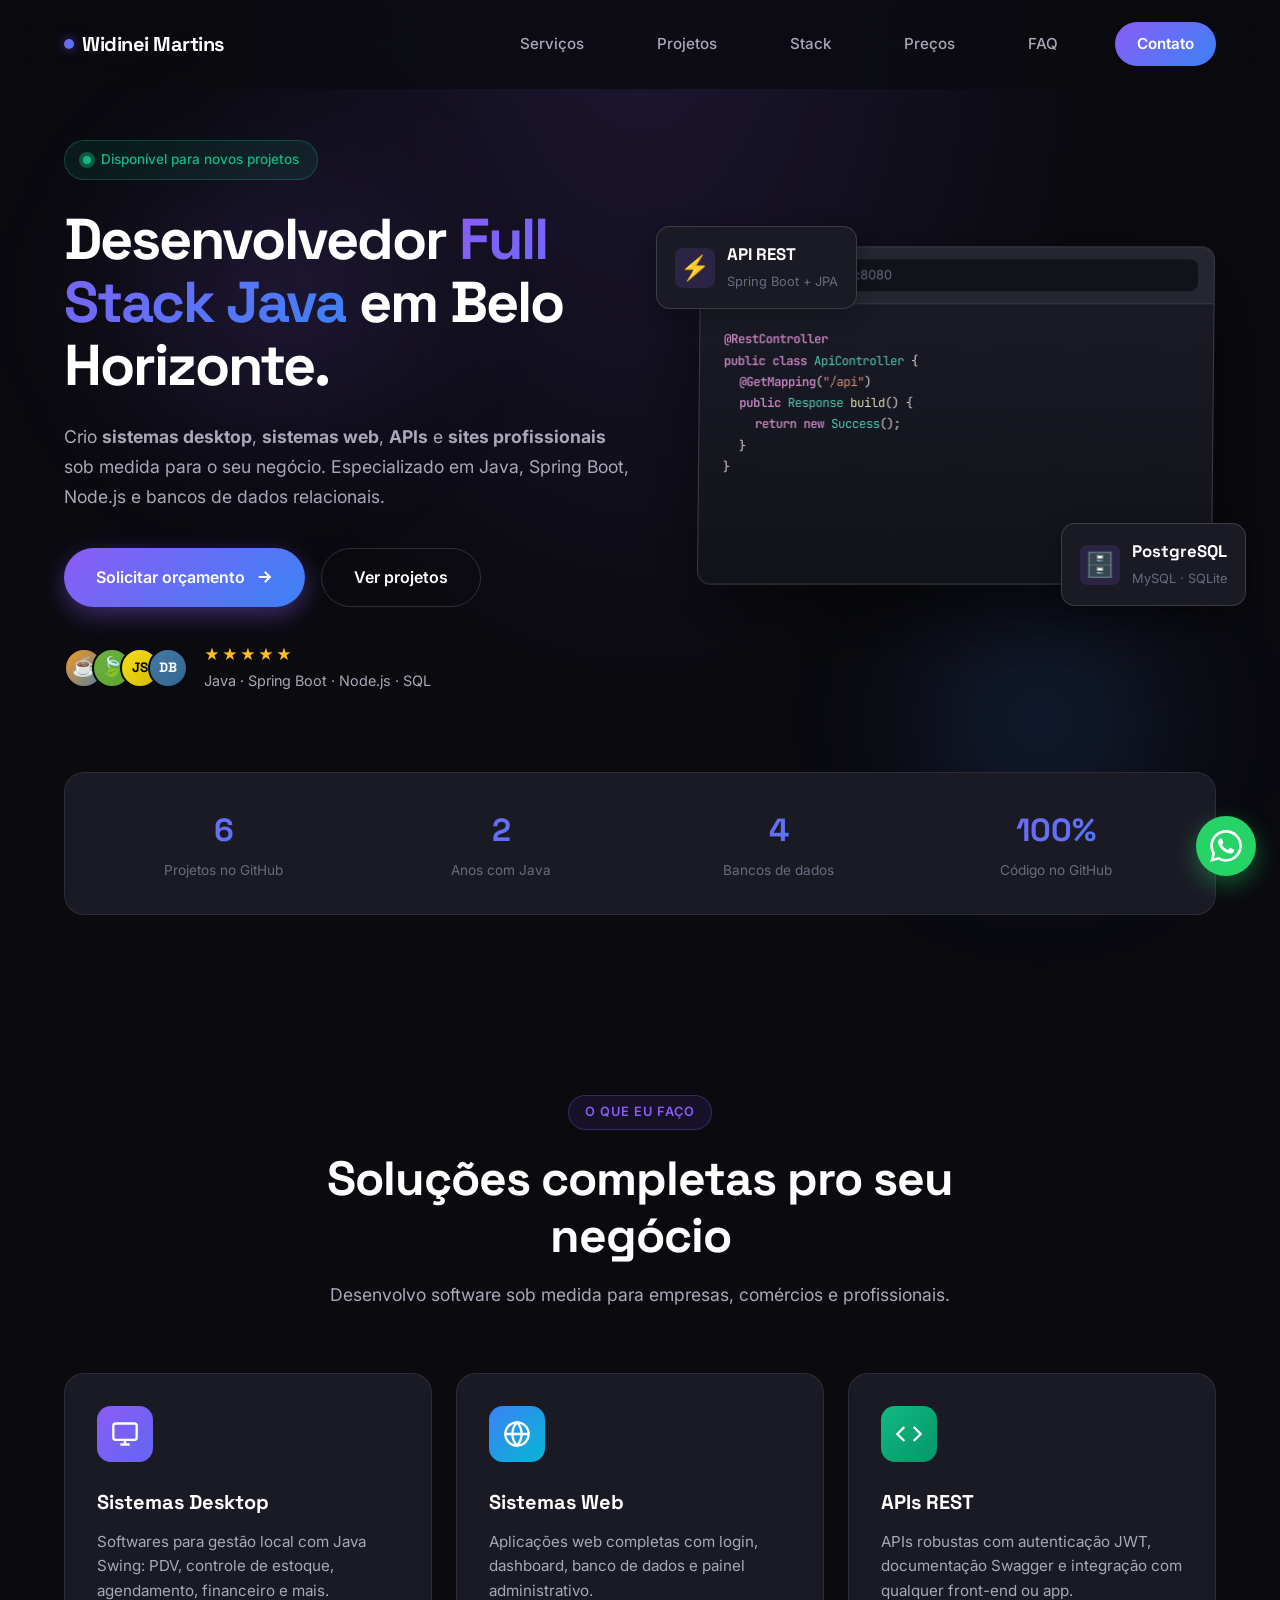
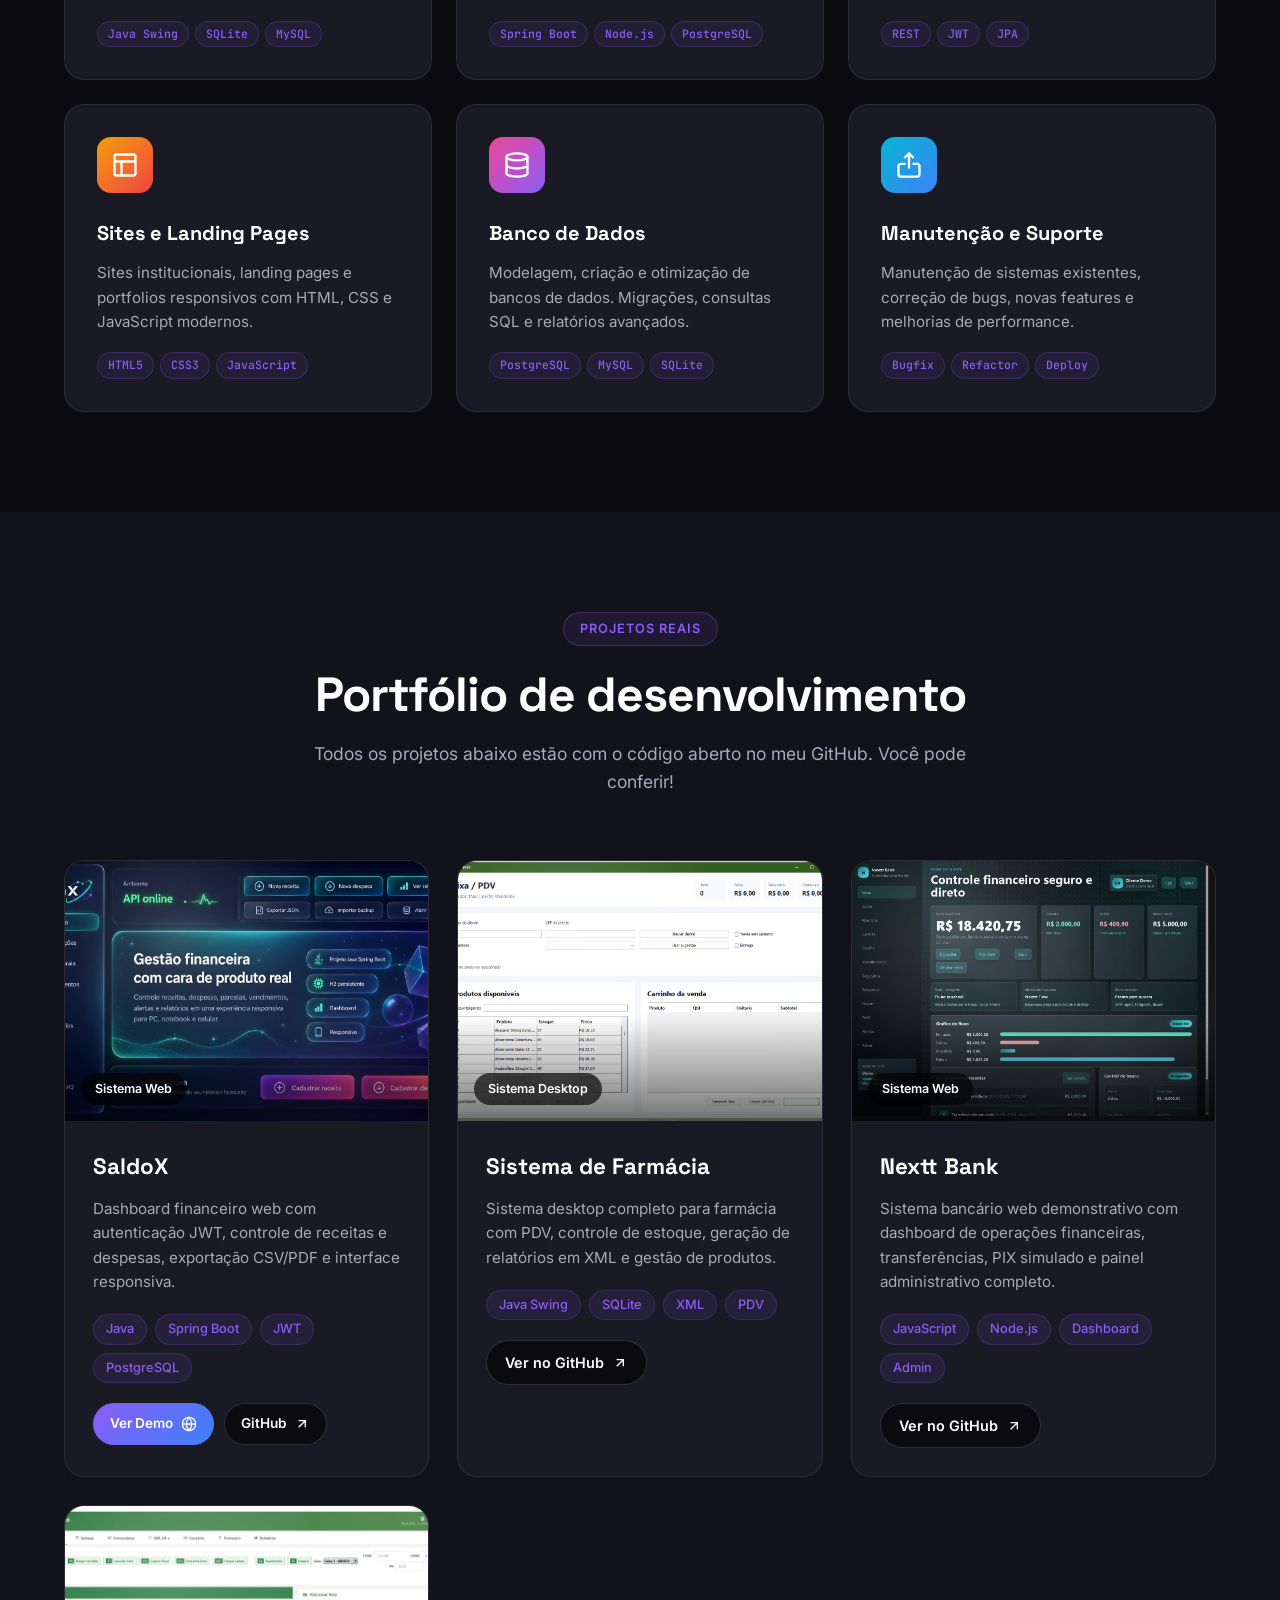
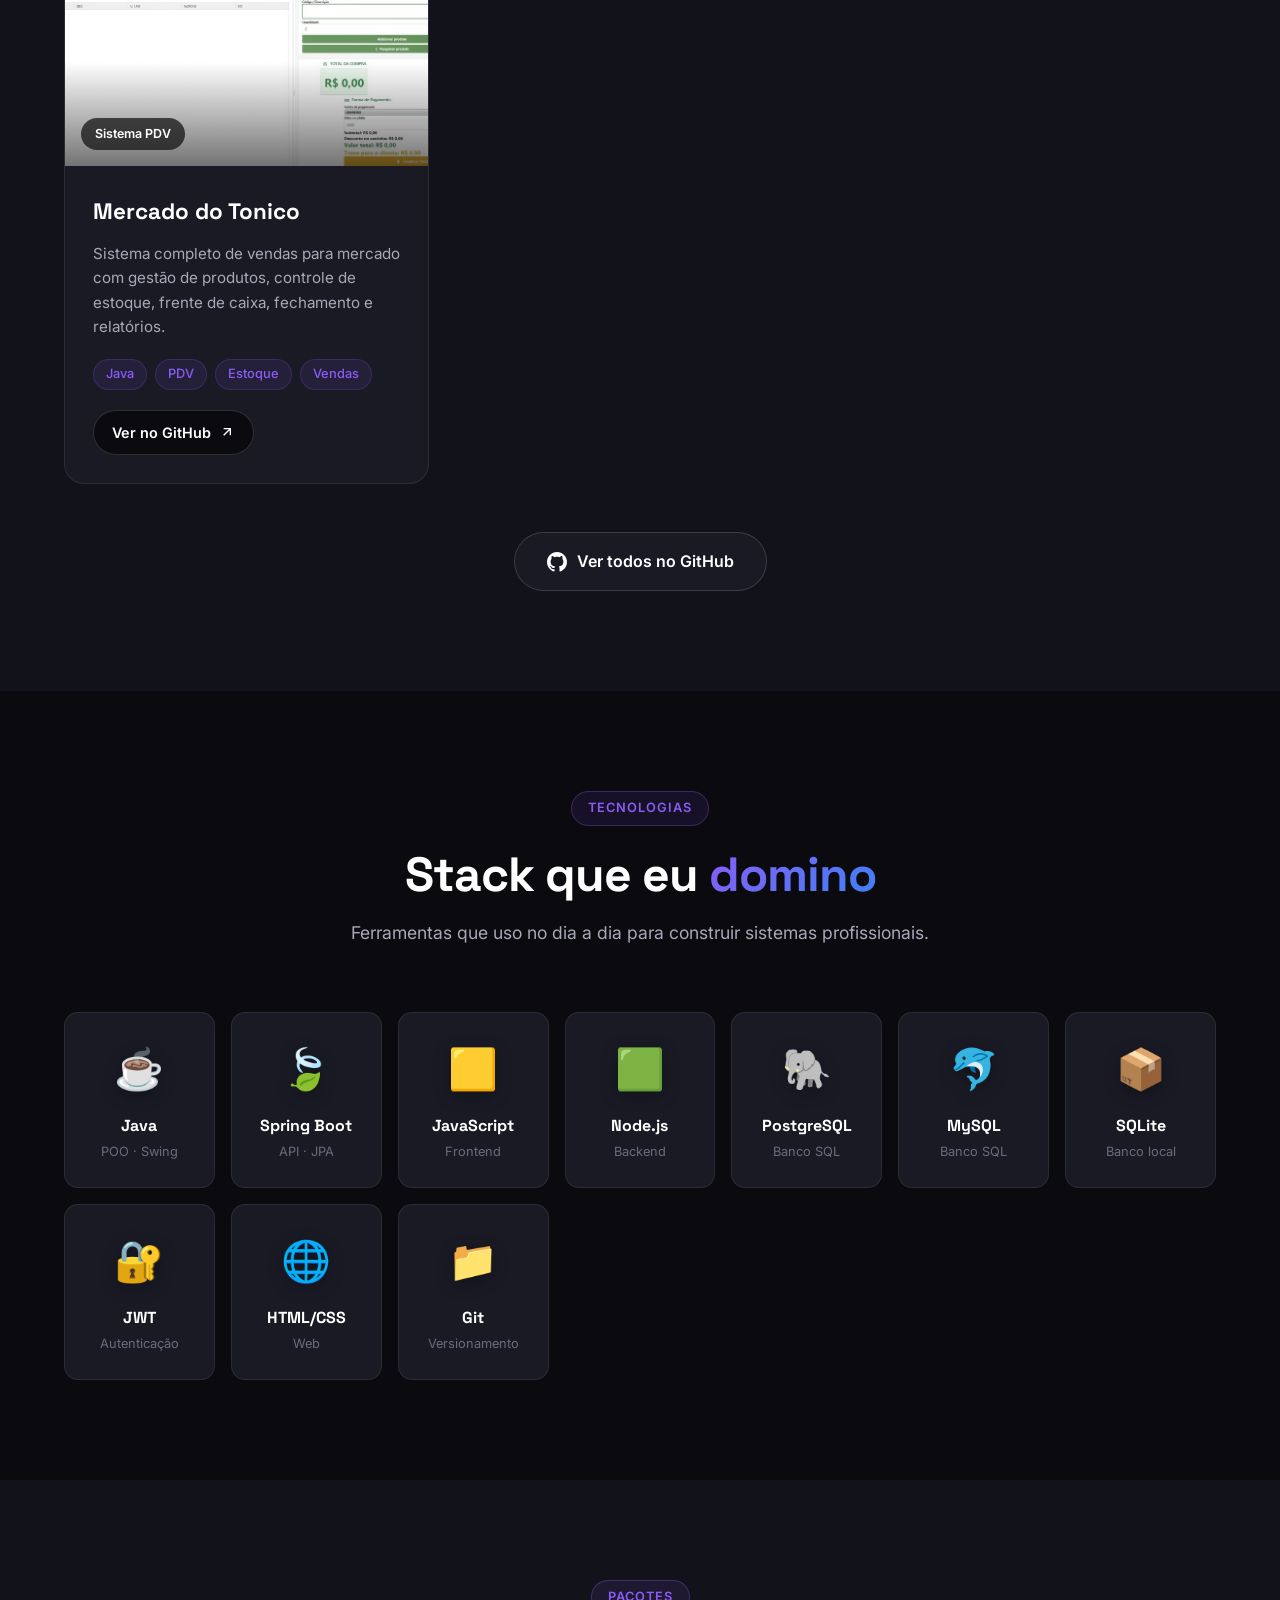
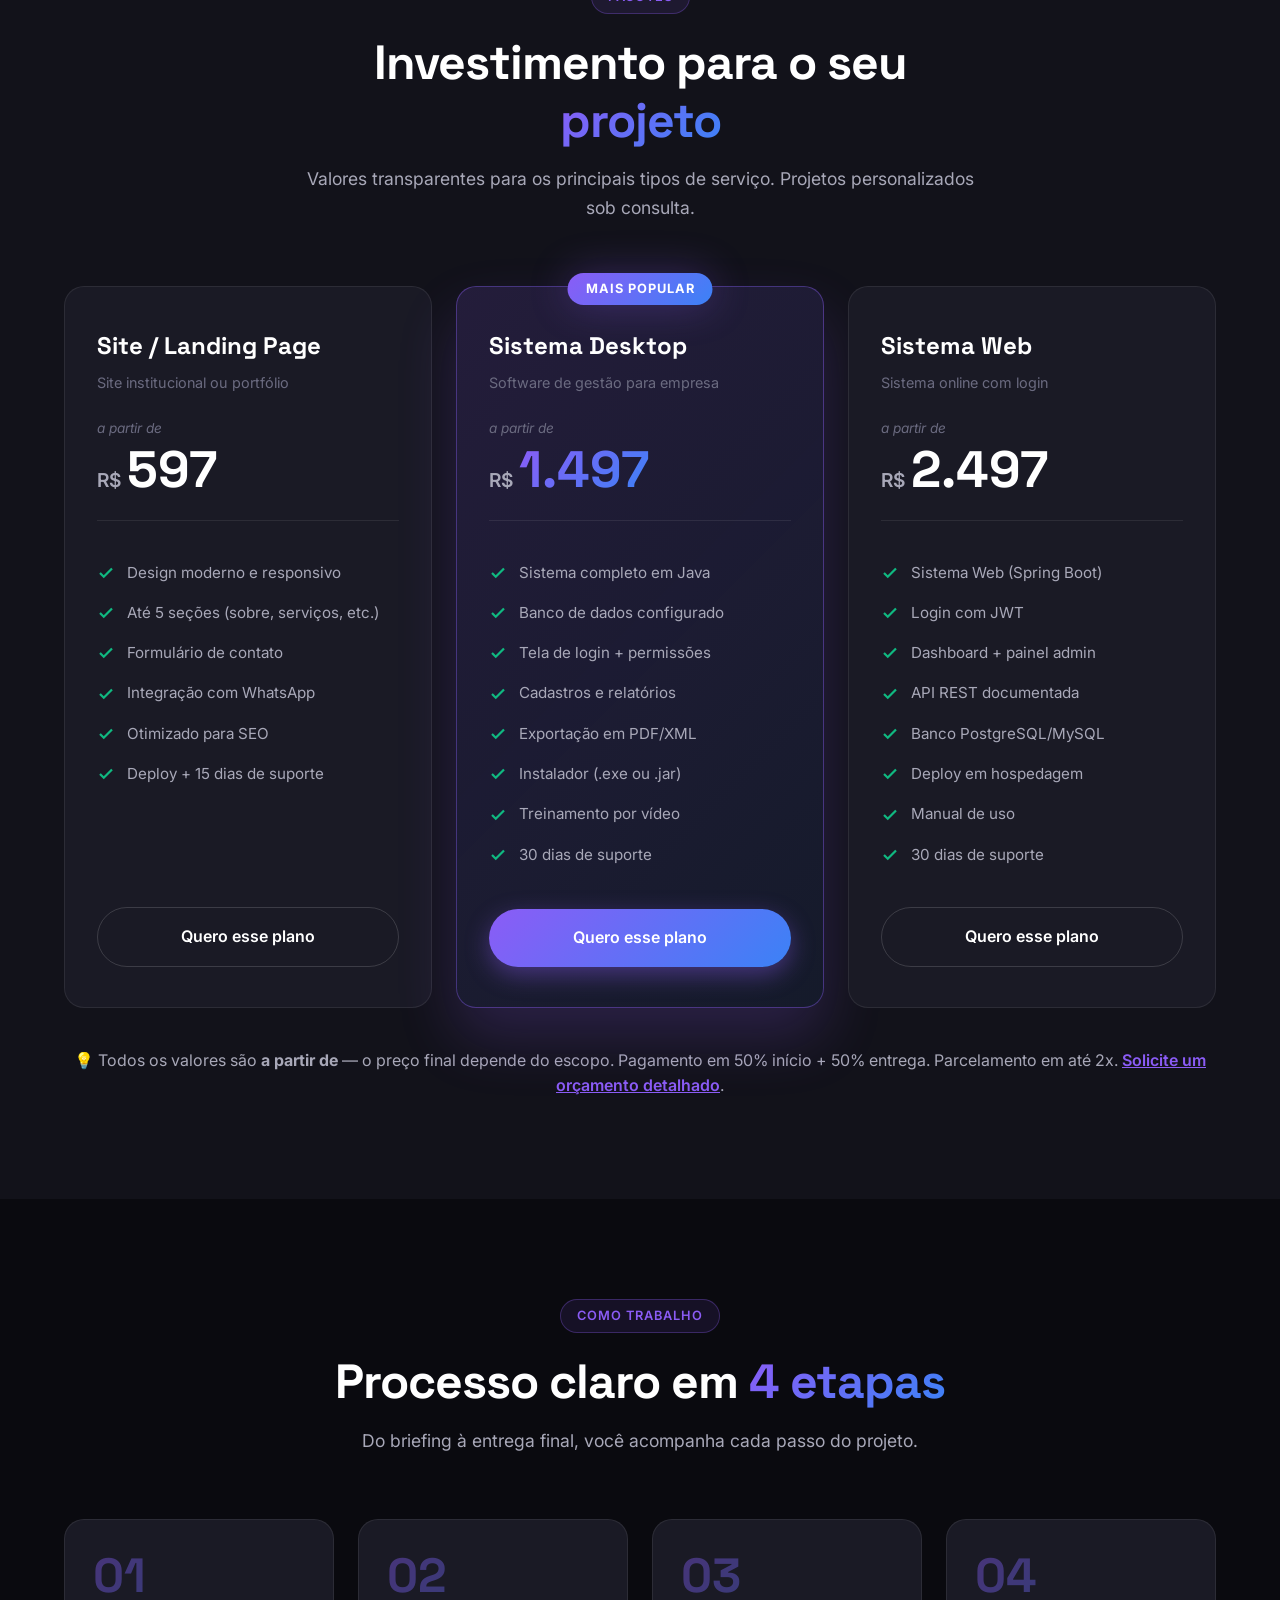
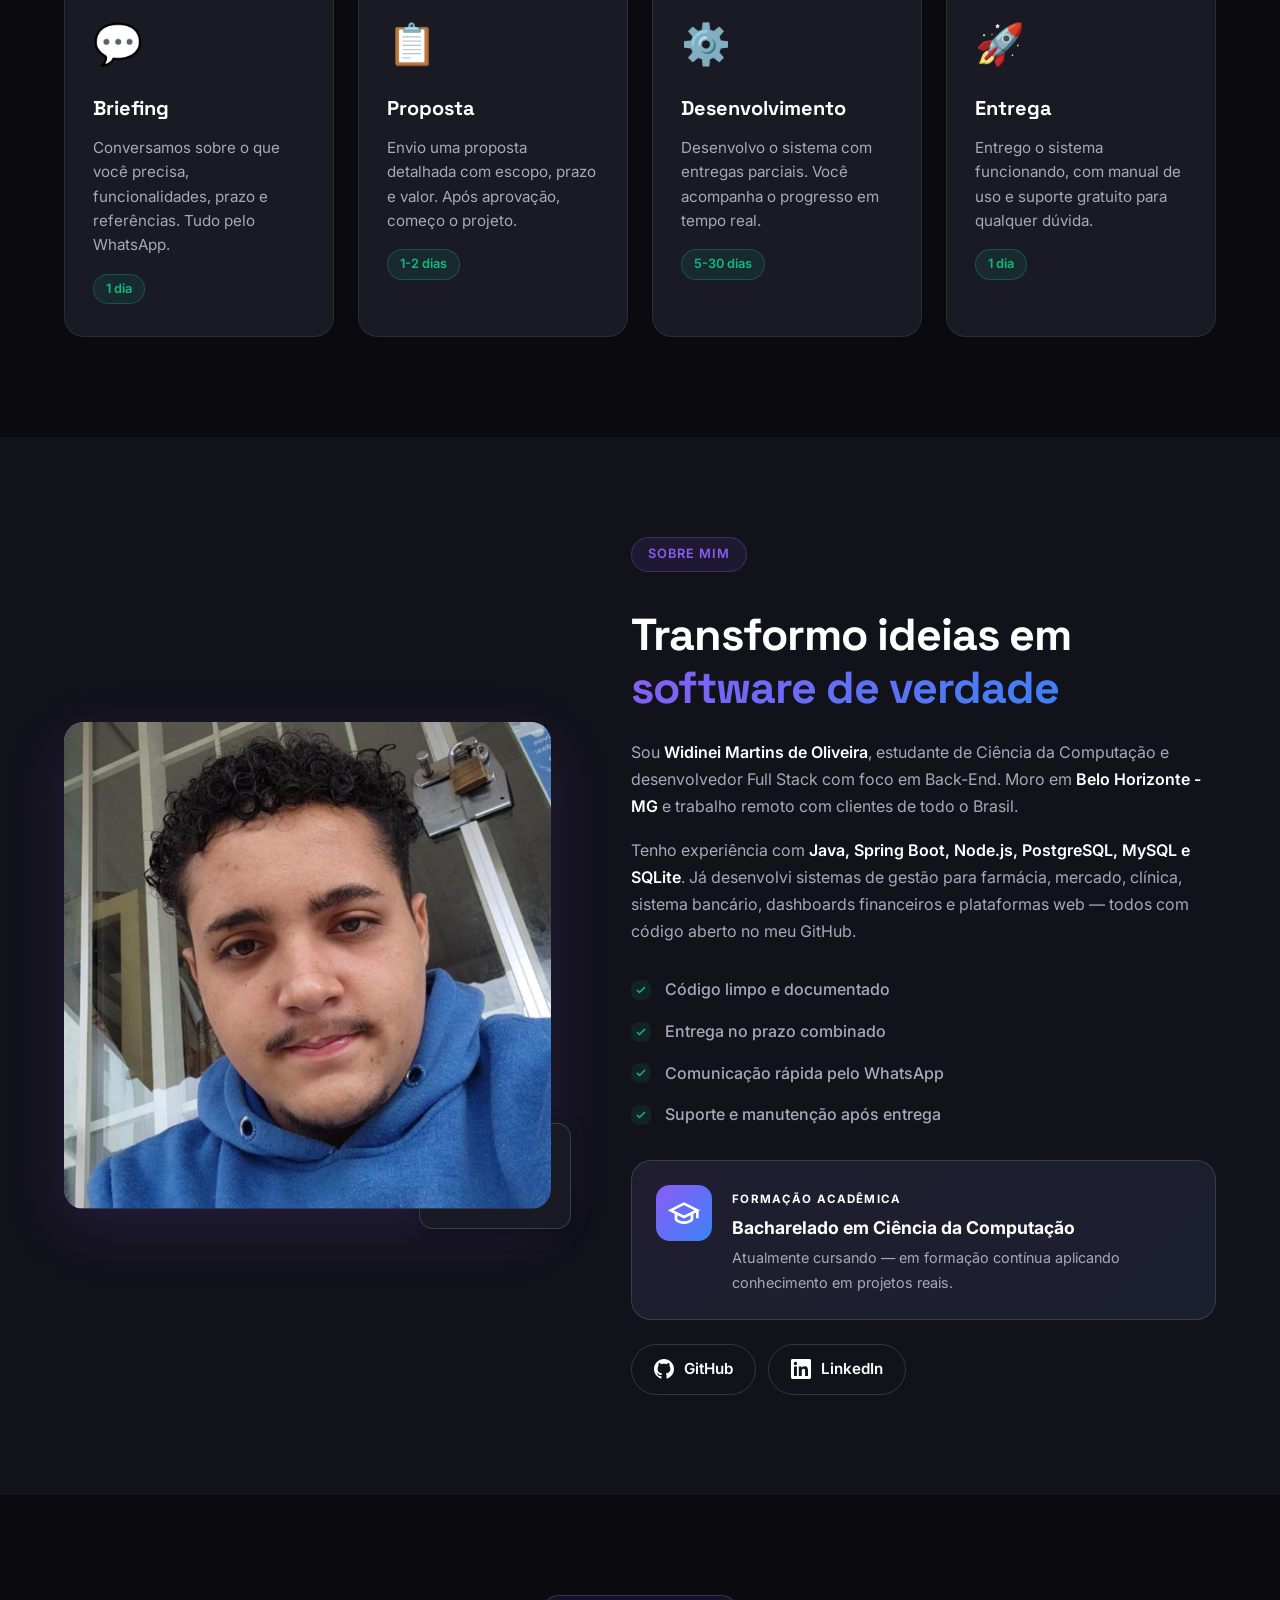
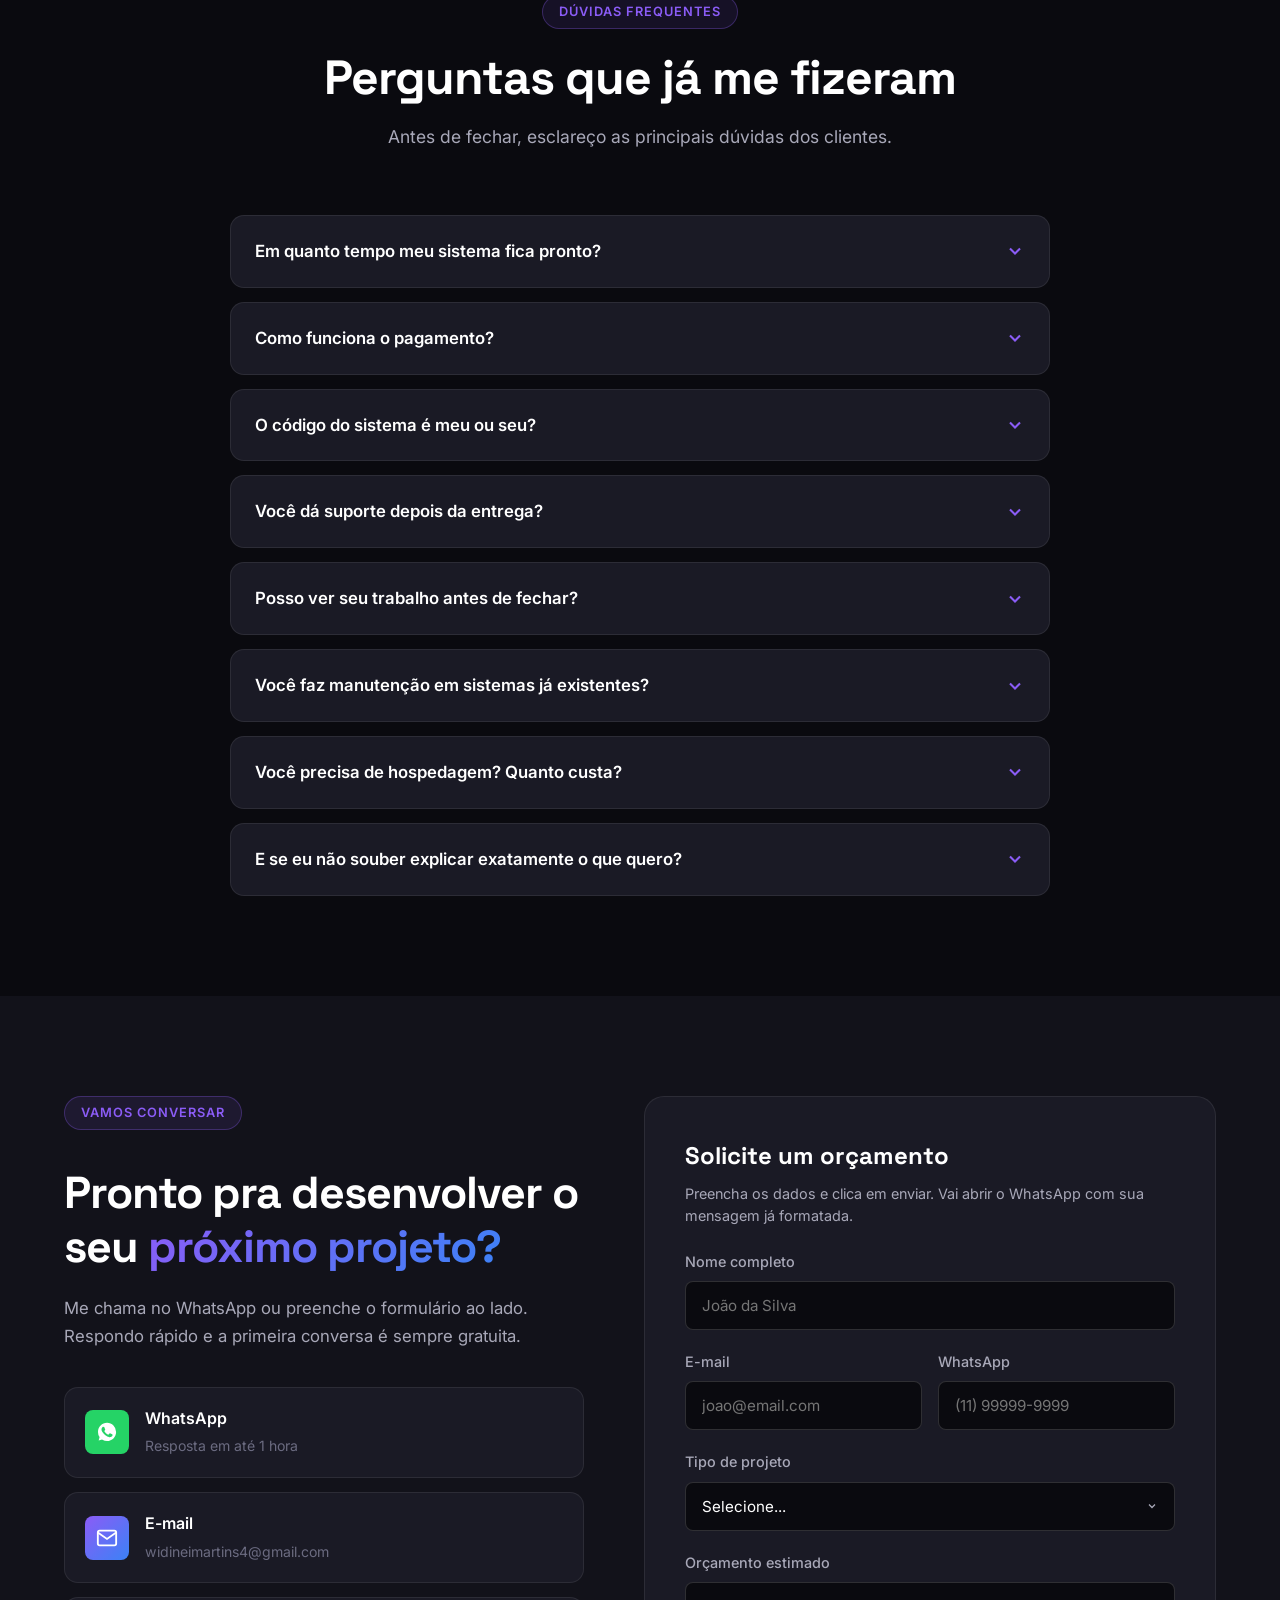
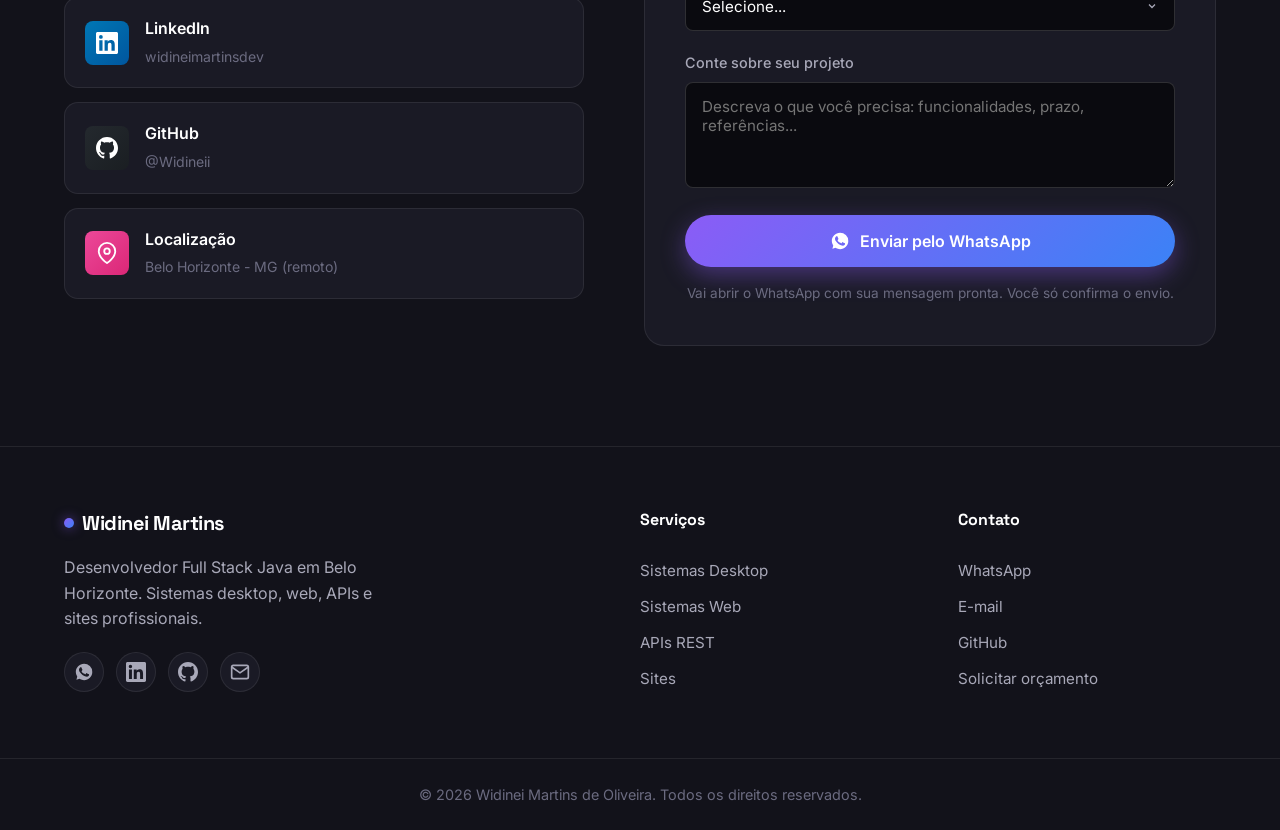
<file: index.html>
<!DOCTYPE html>
<html lang="pt-BR">
<head>
  <meta charset="UTF-8" />
  <meta name="viewport" content="width=device-width, initial-scale=1.0" />
  <meta name="theme-color" content="#0a0a0f" />
  <meta name="description" content="Desenvolvedor Full Stack Java em Belo Horizonte. Crio sistemas desktop, sistemas web, APIs e sites profissionais com Java, Spring Boot, Node.js e bancos de dados." />
  <meta name="keywords" content="desenvolvedor java, full stack, sistema desktop, sistema web, spring boot, freelancer belo horizonte, sistema gestão, software empresa" />
  <meta name="author" content="Widinei Martins de Oliveira" />
  <meta name="robots" content="index, follow" />
  <meta name="google-site-verification" content="87cvo780U1dQXV-DuJPQXW8kzaJI_oI1R-Hueb-SIgg" />

  <meta property="og:title" content="Widinei Martins | Desenvolvedor Full Stack Java" />
  <meta property="og:description" content="Sistemas Desktop, Sistemas Web, APIs e Sites profissionais com Java, Spring Boot e Node.js." />
  <meta property="og:type" content="website" />
  <meta property="og:locale" content="pt_BR" />
  <meta property="og:url" content="https://widineii.github.io/Portifolio/" />
  <meta property="og:image" content="https://widineii.github.io/Portifolio/og-image.svg" />
  <meta property="og:image:width" content="1200" />
  <meta property="og:image:height" content="630" />
  <meta property="og:image:alt" content="Widinei Martins - Desenvolvedor Full Stack Java" />

  <meta name="twitter:card" content="summary_large_image" />
  <meta name="twitter:title" content="Widinei Martins | Desenvolvedor Full Stack Java" />
  <meta name="twitter:description" content="Sistemas Desktop, Web e APIs com Java + Spring Boot." />
  <meta name="twitter:image" content="https://widineii.github.io/Portifolio/og-image.svg" />

  <title>Widinei Martins | Desenvolvedor Full Stack Java - Sistemas Desktop e Web</title>

  <link rel="icon" type="image/svg+xml" href="favicon.svg" />
  <link rel="manifest" href="site.webmanifest" />

  <link rel="preconnect" href="https://fonts.googleapis.com" />
  <link rel="preconnect" href="https://fonts.gstatic.com" crossorigin />
  <link href="https://fonts.googleapis.com/css2?family=Inter:wght@400;500;600;700;800&family=Space+Grotesk:wght@500;700&family=JetBrains+Mono:wght@400;600&display=swap" rel="stylesheet" />
  <link rel="stylesheet" href="styles.css" />

  <script type="application/ld+json">
  {
    "@context": "https://schema.org",
    "@type": "Person",
    "name": "Widinei Martins de Oliveira",
    "jobTitle": "Desenvolvedor Full Stack Java",
    "description": "Desenvolvedor especialista em sistemas desktop, sistemas web e APIs com Java, Spring Boot e Node.js.",
    "url": "https://widineii.github.io/Portifolio/",
    "email": "widineimartins4@gmail.com",
    "address": {
      "@type": "PostalAddress",
      "addressLocality": "Belo Horizonte",
      "addressRegion": "MG",
      "addressCountry": "BR"
    },
    "knowsAbout": ["Java", "Spring Boot", "JavaScript", "Node.js", "PostgreSQL", "MySQL", "SQLite", "JPA", "JWT", "REST API"],
    "sameAs": [
      "https://github.com/Widineii",
      "https://www.linkedin.com/in/widineimartinsdev/"
    ]
  }
  </script>
</head>
<body>
  <!-- NAVBAR -->
  <header class="navbar" id="navbar">
    <div class="container nav-container">
      <a href="#hero" class="logo">
        <span class="logo-dot"></span>
        Widinei Martins
      </a>
      <nav class="nav-links" id="navLinks">
        <a href="#servicos">Serviços</a>
        <a href="#portfolio">Projetos</a>
        <a href="#stack">Stack</a>
        <a href="#precos">Preços</a>
        <a href="#faq">FAQ</a>
        <a href="#contato" class="btn-nav">Contato</a>
      </nav>
      <button class="menu-toggle" id="menuToggle" aria-label="Abrir menu">
        <span></span><span></span><span></span>
      </button>
    </div>
  </header>

  <!-- HERO -->
  <section class="hero" id="hero">
    <div class="hero-bg"></div>
    <div class="container hero-content">
      <div class="hero-grid">
        <div class="hero-text">
          <div class="hero-badge">
            <span class="pulse"></span>
            Disponível para novos projetos
          </div>
          <h1>
            Desenvolvedor <span class="gradient-text">Full Stack Java</span>
            em Belo Horizonte.
          </h1>
          <p class="hero-sub">
            Crio <strong>sistemas desktop</strong>, <strong>sistemas web</strong>, <strong>APIs</strong> e
            <strong>sites profissionais</strong> sob medida para o seu negócio.
            Especializado em Java, Spring Boot, Node.js e bancos de dados relacionais.
          </p>
          <div class="hero-cta">
            <a href="#contato" class="btn-primary">
              Solicitar orçamento
              <svg width="18" height="18" viewBox="0 0 24 24" fill="none" stroke="currentColor" stroke-width="2.5"><path d="M5 12h14M13 5l7 7-7 7"/></svg>
            </a>
            <a href="#portfolio" class="btn-secondary">Ver projetos</a>
          </div>
          <div class="hero-trust">
            <div class="trust-avatars">
              <div class="trust-avatar grad-java">☕</div>
              <div class="trust-avatar grad-spring">🍃</div>
              <div class="trust-avatar grad-js">JS</div>
              <div class="trust-avatar grad-db">DB</div>
            </div>
            <div>
              <div class="trust-stars">★★★★★</div>
              <p>Java · Spring Boot · Node.js · SQL</p>
            </div>
          </div>
        </div>

        <div class="hero-visual">
          <div class="hero-mockup">
            <div class="mockup-browser">
              <div class="browser-bar">
                <span class="browser-dot red"></span>
                <span class="browser-dot yellow"></span>
                <span class="browser-dot green"></span>
                <div class="browser-url">localhost:8080</div>
              </div>
              <div class="browser-content">
                <div class="code-block">
                  <div class="code-line"><span class="code-key">@RestController</span></div>
                  <div class="code-line"><span class="code-key">public class</span> <span class="code-class">ApiController</span> {</div>
                  <div class="code-line indent"><span class="code-key">@GetMapping</span>(<span class="code-string">"/api"</span>)</div>
                  <div class="code-line indent"><span class="code-key">public</span> <span class="code-class">Response</span> <span class="code-fn">build</span>() {</div>
                  <div class="code-line indent2"><span class="code-key">return new</span> <span class="code-class">Success</span>();</div>
                  <div class="code-line indent">}</div>
                  <div class="code-line">}</div>
                </div>
              </div>
            </div>
            <div class="floating-card card-1">
              <div class="floating-icon">⚡</div>
              <div>
                <strong>API REST</strong>
                <span>Spring Boot + JPA</span>
              </div>
            </div>
            <div class="floating-card card-2">
              <div class="floating-icon">🗄️</div>
              <div>
                <strong>PostgreSQL</strong>
                <span>MySQL · SQLite</span>
              </div>
            </div>
          </div>
        </div>
      </div>

      <div class="hero-stats">
        <div class="stat">
          <strong>6</strong>
          <span>Projetos no GitHub</span>
        </div>
        <div class="stat">
          <strong>2</strong>
          <span>Anos com Java</span>
        </div>
        <div class="stat">
          <strong>4</strong>
          <span>Bancos de dados</span>
        </div>
        <div class="stat">
          <strong>100%</strong>
          <span>Código no GitHub</span>
        </div>
      </div>
    </div>
  </section>

  <!-- SERVIÇOS -->
  <section class="section" id="servicos">
    <div class="container">
      <div class="section-header">
        <span class="section-tag">O que eu faço</span>
        <h2>Soluções completas pro seu negócio</h2>
        <p>Desenvolvo software sob medida para empresas, comércios e profissionais.</p>
      </div>
      <div class="services-grid">
        <div class="service-card">
          <div class="service-icon icon-1">
            <svg width="28" height="28" viewBox="0 0 24 24" fill="none" stroke="currentColor" stroke-width="2"><rect x="2" y="3" width="20" height="14" rx="2"/><path d="M8 21h8M12 17v4"/></svg>
          </div>
          <h3>Sistemas Desktop</h3>
          <p>Softwares para gestão local com Java Swing: PDV, controle de estoque, agendamento, financeiro e mais.</p>
          <div class="service-tech">
            <span>Java Swing</span>
            <span>SQLite</span>
            <span>MySQL</span>
          </div>
        </div>
        <div class="service-card">
          <div class="service-icon icon-2">
            <svg width="28" height="28" viewBox="0 0 24 24" fill="none" stroke="currentColor" stroke-width="2"><circle cx="12" cy="12" r="10"/><path d="M2 12h20M12 2a15.3 15.3 0 014 10 15.3 15.3 0 01-4 10 15.3 15.3 0 01-4-10 15.3 15.3 0 014-10z"/></svg>
          </div>
          <h3>Sistemas Web</h3>
          <p>Aplicações web completas com login, dashboard, banco de dados e painel administrativo.</p>
          <div class="service-tech">
            <span>Spring Boot</span>
            <span>Node.js</span>
            <span>PostgreSQL</span>
          </div>
        </div>
        <div class="service-card">
          <div class="service-icon icon-3">
            <svg width="28" height="28" viewBox="0 0 24 24" fill="none" stroke="currentColor" stroke-width="2"><path d="M16 18l6-6-6-6M8 6l-6 6 6 6"/></svg>
          </div>
          <h3>APIs REST</h3>
          <p>APIs robustas com autenticação JWT, documentação Swagger e integração com qualquer front-end ou app.</p>
          <div class="service-tech">
            <span>REST</span>
            <span>JWT</span>
            <span>JPA</span>
          </div>
        </div>
        <div class="service-card">
          <div class="service-icon icon-4">
            <svg width="28" height="28" viewBox="0 0 24 24" fill="none" stroke="currentColor" stroke-width="2"><rect x="3" y="3" width="18" height="18" rx="2"/><path d="M3 9h18M9 21V9"/></svg>
          </div>
          <h3>Sites e Landing Pages</h3>
          <p>Sites institucionais, landing pages e portfolios responsivos com HTML, CSS e JavaScript modernos.</p>
          <div class="service-tech">
            <span>HTML5</span>
            <span>CSS3</span>
            <span>JavaScript</span>
          </div>
        </div>
        <div class="service-card">
          <div class="service-icon icon-5">
            <svg width="28" height="28" viewBox="0 0 24 24" fill="none" stroke="currentColor" stroke-width="2"><ellipse cx="12" cy="5" rx="9" ry="3"/><path d="M21 12c0 1.66-4 3-9 3s-9-1.34-9-3M3 5v14c0 1.66 4 3 9 3s9-1.34 9-3V5"/></svg>
          </div>
          <h3>Banco de Dados</h3>
          <p>Modelagem, criação e otimização de bancos de dados. Migrações, consultas SQL e relatórios avançados.</p>
          <div class="service-tech">
            <span>PostgreSQL</span>
            <span>MySQL</span>
            <span>SQLite</span>
          </div>
        </div>
        <div class="service-card">
          <div class="service-icon icon-6">
            <svg width="28" height="28" viewBox="0 0 24 24" fill="none" stroke="currentColor" stroke-width="2"><path d="M9 11H5a2 2 0 00-2 2v7a2 2 0 002 2h14a2 2 0 002-2v-7a2 2 0 00-2-2h-4M12 2v13M8 6l4-4 4 4"/></svg>
          </div>
          <h3>Manutenção e Suporte</h3>
          <p>Manutenção de sistemas existentes, correção de bugs, novas features e melhorias de performance.</p>
          <div class="service-tech">
            <span>Bugfix</span>
            <span>Refactor</span>
            <span>Deploy</span>
          </div>
        </div>
      </div>
    </div>
  </section>

  <!-- PORTFÓLIO -->
  <section class="section section-alt" id="portfolio">
    <div class="container">
      <div class="section-header">
        <span class="section-tag">Projetos reais</span>
        <h2>Portfólio de desenvolvimento</h2>
        <p>Todos os projetos abaixo estão com o código aberto no meu GitHub. Você pode conferir!</p>
      </div>
      <div class="portfolio-grid">

        <article class="portfolio-card">
          <div class="portfolio-mockup has-image">
            <img src="./assets/projects/saldox.jpg" alt="Print do SaldoX - Dashboard financeiro" class="proj-image" width="800" height="450" decoding="async" fetchpriority="high" />
            <span class="portfolio-category">Sistema Web</span>
          </div>
          <div class="portfolio-content">
            <h3>SaldoX</h3>
            <p>Dashboard financeiro web com autenticação JWT, controle de receitas e despesas, exportação CSV/PDF e interface responsiva.</p>
            <div class="portfolio-tags">
              <span>Java</span>
              <span>Spring Boot</span>
              <span>JWT</span>
              <span>PostgreSQL</span>
            </div>
            <div class="portfolio-actions">
              <a href="https://saldox.up.railway.app/" target="_blank" rel="noopener" class="portfolio-link portfolio-link-demo">
                Ver Demo
                <svg width="16" height="16" viewBox="0 0 24 24" fill="none" stroke="currentColor" stroke-width="2"><circle cx="12" cy="12" r="10"/><path d="M2 12h20M12 2a15.3 15.3 0 0 1 4 10 15.3 15.3 0 0 1-4 10 15.3 15.3 0 0 1-4-10 15.3 15.3 0 0 1 4-10z"/></svg>
              </a>
              <a href="https://github.com/Widineii/SaldoX" target="_blank" rel="noopener" class="portfolio-link">
                GitHub
                <svg width="16" height="16" viewBox="0 0 24 24" fill="none" stroke="currentColor" stroke-width="2"><path d="M7 17l10-10M7 7h10v10"/></svg>
              </a>
            </div>
          </div>
        </article>

        <article class="portfolio-card">
          <div class="portfolio-mockup has-image">
            <img src="./assets/projects/farmacia.png" alt="Print do Sistema de Farmácia - PDV" class="proj-image" width="800" height="450" decoding="async" loading="lazy" />
            <span class="portfolio-category">Sistema Desktop</span>
          </div>
          <div class="portfolio-content">
            <h3>Sistema de Farmácia</h3>
            <p>Sistema desktop completo para farmácia com PDV, controle de estoque, geração de relatórios em XML e gestão de produtos.</p>
            <div class="portfolio-tags">
              <span>Java Swing</span>
              <span>SQLite</span>
              <span>XML</span>
              <span>PDV</span>
            </div>
            <a href="https://github.com/Widineii/Sistema-de-Farmacia" target="_blank" rel="noopener" class="portfolio-link">
              Ver no GitHub
              <svg width="16" height="16" viewBox="0 0 24 24" fill="none" stroke="currentColor" stroke-width="2"><path d="M7 17l10-10M7 7h10v10"/></svg>
            </a>
          </div>
        </article>

        <article class="portfolio-card">
          <div class="portfolio-mockup has-image">
            <img src="./assets/projects/nextt-bank.jpg" alt="Print do Nextt Bank - Dashboard bancário" class="proj-image" width="800" height="450" decoding="async" loading="lazy" />
            <span class="portfolio-category">Sistema Web</span>
          </div>
          <div class="portfolio-content">
            <h3>Nextt Bank</h3>
            <p>Sistema bancário web demonstrativo com dashboard de operações financeiras, transferências, PIX simulado e painel administrativo completo.</p>
            <div class="portfolio-tags">
              <span>JavaScript</span>
              <span>Node.js</span>
              <span>Dashboard</span>
              <span>Admin</span>
            </div>
            <a href="https://github.com/Widineii/Nextt-bank" target="_blank" rel="noopener" class="portfolio-link">
              Ver no GitHub
              <svg width="16" height="16" viewBox="0 0 24 24" fill="none" stroke="currentColor" stroke-width="2"><path d="M7 17l10-10M7 7h10v10"/></svg>
            </a>
          </div>
        </article>

        <article class="portfolio-card">
          <div class="portfolio-mockup has-image">
            <img src="./assets/projects/mercado.png" alt="Print do Mercado do Tonico - PDV de caixa" class="proj-image" width="800" height="450" decoding="async" loading="lazy" />
            <span class="portfolio-category">Sistema PDV</span>
          </div>
          <div class="portfolio-content">
            <h3>Mercado do Tonico</h3>
            <p>Sistema completo de vendas para mercado com gestão de produtos, controle de estoque, frente de caixa, fechamento e relatórios.</p>
            <div class="portfolio-tags">
              <span>Java</span>
              <span>PDV</span>
              <span>Estoque</span>
              <span>Vendas</span>
            </div>
            <a href="https://github.com/Widineii/mercado-do-tonico" target="_blank" rel="noopener" class="portfolio-link">
              Ver no GitHub
              <svg width="16" height="16" viewBox="0 0 24 24" fill="none" stroke="currentColor" stroke-width="2"><path d="M7 17l10-10M7 7h10v10"/></svg>
            </a>
          </div>
        </article>

      </div>

      <div class="portfolio-cta">
        <a href="https://github.com/Widineii" target="_blank" rel="noopener" class="btn-secondary">
          <svg width="20" height="20" viewBox="0 0 24 24" fill="currentColor"><path d="M12 0c-6.626 0-12 5.373-12 12 0 5.302 3.438 9.8 8.207 11.387.599.111.793-.261.793-.577v-2.234c-3.338.726-4.033-1.416-4.033-1.416-.546-1.387-1.333-1.756-1.333-1.756-1.089-.745.083-.729.083-.729 1.205.084 1.839 1.237 1.839 1.237 1.07 1.834 2.807 1.304 3.492.997.107-.775.418-1.305.762-1.604-2.665-.305-5.467-1.334-5.467-5.931 0-1.311.469-2.381 1.236-3.221-.124-.303-.535-1.524.117-3.176 0 0 1.008-.322 3.301 1.23.957-.266 1.983-.399 3.003-.404 1.02.005 2.047.138 3.006.404 2.291-1.552 3.297-1.23 3.297-1.23.653 1.653.242 2.874.118 3.176.77.84 1.235 1.911 1.235 3.221 0 4.609-2.807 5.624-5.479 5.921.43.372.823 1.102.823 2.222v3.293c0 .319.192.694.801.576 4.765-1.589 8.199-6.086 8.199-11.386 0-6.627-5.373-12-12-12z"/></svg>
          Ver todos no GitHub
        </a>
      </div>
    </div>
  </section>

  <!-- STACK -->
  <section class="section" id="stack">
    <div class="container">
      <div class="section-header">
        <span class="section-tag">Tecnologias</span>
        <h2>Stack que eu <span class="gradient-text">domino</span></h2>
        <p>Ferramentas que uso no dia a dia para construir sistemas profissionais.</p>
      </div>
      <div class="stack-grid">
        <div class="stack-item">
          <div class="stack-icon">☕</div>
          <strong>Java</strong>
          <span>POO · Swing</span>
        </div>
        <div class="stack-item">
          <div class="stack-icon">🍃</div>
          <strong>Spring Boot</strong>
          <span>API · JPA</span>
        </div>
        <div class="stack-item">
          <div class="stack-icon">🟨</div>
          <strong>JavaScript</strong>
          <span>Frontend</span>
        </div>
        <div class="stack-item">
          <div class="stack-icon">🟩</div>
          <strong>Node.js</strong>
          <span>Backend</span>
        </div>
        <div class="stack-item">
          <div class="stack-icon">🐘</div>
          <strong>PostgreSQL</strong>
          <span>Banco SQL</span>
        </div>
        <div class="stack-item">
          <div class="stack-icon">🐬</div>
          <strong>MySQL</strong>
          <span>Banco SQL</span>
        </div>
        <div class="stack-item">
          <div class="stack-icon">📦</div>
          <strong>SQLite</strong>
          <span>Banco local</span>
        </div>
        <div class="stack-item">
          <div class="stack-icon">🔐</div>
          <strong>JWT</strong>
          <span>Autenticação</span>
        </div>
        <div class="stack-item">
          <div class="stack-icon">🌐</div>
          <strong>HTML/CSS</strong>
          <span>Web</span>
        </div>
        <div class="stack-item">
          <div class="stack-icon">📁</div>
          <strong>Git</strong>
          <span>Versionamento</span>
        </div>
      </div>
    </div>
  </section>

  <!-- PREÇOS -->
  <section class="section section-alt" id="precos">
    <div class="container">
      <div class="section-header">
        <span class="section-tag">Pacotes</span>
        <h2>Investimento para o seu <span class="gradient-text">projeto</span></h2>
        <p>Valores transparentes para os principais tipos de serviço. Projetos personalizados sob consulta.</p>
      </div>
      <div class="pricing-grid">

        <div class="pricing-card">
          <div class="pricing-header">
            <h3>Site / Landing Page</h3>
            <p>Site institucional ou portfólio</p>
          </div>
          <div class="pricing-price">
            <span class="price-from">a partir de</span>
            <div>
              <span class="price-currency">R$</span>
              <span class="price-value">597</span>
            </div>
          </div>
          <ul class="pricing-features">
            <li><svg viewBox="0 0 24 24" fill="none" stroke="currentColor" stroke-width="3"><path d="M20 6L9 17l-5-5"/></svg> Design moderno e responsivo</li>
            <li><svg viewBox="0 0 24 24" fill="none" stroke="currentColor" stroke-width="3"><path d="M20 6L9 17l-5-5"/></svg> Até 5 seções (sobre, serviços, etc.)</li>
            <li><svg viewBox="0 0 24 24" fill="none" stroke="currentColor" stroke-width="3"><path d="M20 6L9 17l-5-5"/></svg> Formulário de contato</li>
            <li><svg viewBox="0 0 24 24" fill="none" stroke="currentColor" stroke-width="3"><path d="M20 6L9 17l-5-5"/></svg> Integração com WhatsApp</li>
            <li><svg viewBox="0 0 24 24" fill="none" stroke="currentColor" stroke-width="3"><path d="M20 6L9 17l-5-5"/></svg> Otimizado para SEO</li>
            <li><svg viewBox="0 0 24 24" fill="none" stroke="currentColor" stroke-width="3"><path d="M20 6L9 17l-5-5"/></svg> Deploy + 15 dias de suporte</li>
          </ul>
          <a href="#contato" class="btn-secondary btn-full">Quero esse plano</a>
        </div>

        <div class="pricing-card featured">
          <div class="pricing-badge">Mais Popular</div>
          <div class="pricing-header">
            <h3>Sistema Desktop</h3>
            <p>Software de gestão para empresa</p>
          </div>
          <div class="pricing-price">
            <span class="price-from">a partir de</span>
            <div>
              <span class="price-currency">R$</span>
              <span class="price-value">1.497</span>
            </div>
          </div>
          <ul class="pricing-features">
            <li><svg viewBox="0 0 24 24" fill="none" stroke="currentColor" stroke-width="3"><path d="M20 6L9 17l-5-5"/></svg> Sistema completo em Java</li>
            <li><svg viewBox="0 0 24 24" fill="none" stroke="currentColor" stroke-width="3"><path d="M20 6L9 17l-5-5"/></svg> Banco de dados configurado</li>
            <li><svg viewBox="0 0 24 24" fill="none" stroke="currentColor" stroke-width="3"><path d="M20 6L9 17l-5-5"/></svg> Tela de login + permissões</li>
            <li><svg viewBox="0 0 24 24" fill="none" stroke="currentColor" stroke-width="3"><path d="M20 6L9 17l-5-5"/></svg> Cadastros e relatórios</li>
            <li><svg viewBox="0 0 24 24" fill="none" stroke="currentColor" stroke-width="3"><path d="M20 6L9 17l-5-5"/></svg> Exportação em PDF/XML</li>
            <li><svg viewBox="0 0 24 24" fill="none" stroke="currentColor" stroke-width="3"><path d="M20 6L9 17l-5-5"/></svg> Instalador (.exe ou .jar)</li>
            <li><svg viewBox="0 0 24 24" fill="none" stroke="currentColor" stroke-width="3"><path d="M20 6L9 17l-5-5"/></svg> Treinamento por vídeo</li>
            <li><svg viewBox="0 0 24 24" fill="none" stroke="currentColor" stroke-width="3"><path d="M20 6L9 17l-5-5"/></svg> 30 dias de suporte</li>
          </ul>
          <a href="#contato" class="btn-primary btn-full">Quero esse plano</a>
        </div>

        <div class="pricing-card">
          <div class="pricing-header">
            <h3>Sistema Web</h3>
            <p>Sistema online com login</p>
          </div>
          <div class="pricing-price">
            <span class="price-from">a partir de</span>
            <div>
              <span class="price-currency">R$</span>
              <span class="price-value">2.497</span>
            </div>
          </div>
          <ul class="pricing-features">
            <li><svg viewBox="0 0 24 24" fill="none" stroke="currentColor" stroke-width="3"><path d="M20 6L9 17l-5-5"/></svg> Sistema Web (Spring Boot)</li>
            <li><svg viewBox="0 0 24 24" fill="none" stroke="currentColor" stroke-width="3"><path d="M20 6L9 17l-5-5"/></svg> Login com JWT</li>
            <li><svg viewBox="0 0 24 24" fill="none" stroke="currentColor" stroke-width="3"><path d="M20 6L9 17l-5-5"/></svg> Dashboard + painel admin</li>
            <li><svg viewBox="0 0 24 24" fill="none" stroke="currentColor" stroke-width="3"><path d="M20 6L9 17l-5-5"/></svg> API REST documentada</li>
            <li><svg viewBox="0 0 24 24" fill="none" stroke="currentColor" stroke-width="3"><path d="M20 6L9 17l-5-5"/></svg> Banco PostgreSQL/MySQL</li>
            <li><svg viewBox="0 0 24 24" fill="none" stroke="currentColor" stroke-width="3"><path d="M20 6L9 17l-5-5"/></svg> Deploy em hospedagem</li>
            <li><svg viewBox="0 0 24 24" fill="none" stroke="currentColor" stroke-width="3"><path d="M20 6L9 17l-5-5"/></svg> Manual de uso</li>
            <li><svg viewBox="0 0 24 24" fill="none" stroke="currentColor" stroke-width="3"><path d="M20 6L9 17l-5-5"/></svg> 30 dias de suporte</li>
          </ul>
          <a href="#contato" class="btn-secondary btn-full">Quero esse plano</a>
        </div>

      </div>
      <p class="pricing-note">
        💡 Todos os valores são <strong>a partir de</strong> — o preço final depende do escopo. Pagamento em 50% início + 50% entrega. Parcelamento em até 2x. <a href="#contato">Solicite um orçamento detalhado</a>.
      </p>
    </div>
  </section>

  <!-- PROCESSO -->
  <section class="section" id="processo">
    <div class="container">
      <div class="section-header">
        <span class="section-tag">Como trabalho</span>
        <h2>Processo claro em <span class="gradient-text">4 etapas</span></h2>
        <p>Do briefing à entrega final, você acompanha cada passo do projeto.</p>
      </div>
      <div class="process-grid">
        <div class="process-step">
          <div class="process-number">01</div>
          <div class="process-icon">💬</div>
          <h3>Briefing</h3>
          <p>Conversamos sobre o que você precisa, funcionalidades, prazo e referências. Tudo pelo WhatsApp.</p>
          <div class="process-time">1 dia</div>
        </div>
        <div class="process-step">
          <div class="process-number">02</div>
          <div class="process-icon">📋</div>
          <h3>Proposta</h3>
          <p>Envio uma proposta detalhada com escopo, prazo e valor. Após aprovação, começo o projeto.</p>
          <div class="process-time">1-2 dias</div>
        </div>
        <div class="process-step">
          <div class="process-number">03</div>
          <div class="process-icon">⚙️</div>
          <h3>Desenvolvimento</h3>
          <p>Desenvolvo o sistema com entregas parciais. Você acompanha o progresso em tempo real.</p>
          <div class="process-time">5-30 dias</div>
        </div>
        <div class="process-step">
          <div class="process-number">04</div>
          <div class="process-icon">🚀</div>
          <h3>Entrega</h3>
          <p>Entrego o sistema funcionando, com manual de uso e suporte gratuito para qualquer dúvida.</p>
          <div class="process-time">1 dia</div>
        </div>
      </div>
    </div>
  </section>

  <!-- SOBRE -->
  <section class="section section-alt" id="sobre">
    <div class="container about-grid">
      <div class="about-image">
        <div class="about-image-wrap">
          <img src="profile.jpg" alt="Widinei Martins - Desenvolvedor Full Stack Java" class="about-photo" loading="lazy" />
        </div>
        <div class="about-badge">
          <strong>BH · MG</strong>
          <span>Belo Horizonte</span>
        </div>
      </div>
      <div class="about-content">
        <span class="section-tag">Sobre mim</span>
        <h2>Transformo ideias em <span class="gradient-text">software de verdade</span></h2>
        <p>
          Sou <strong>Widinei Martins de Oliveira</strong>, estudante de Ciência da Computação
          e desenvolvedor Full Stack com foco em Back-End. Moro em <strong>Belo Horizonte - MG</strong>
          e trabalho remoto com clientes de todo o Brasil.
        </p>
        <p>
          Tenho experiência com <strong>Java, Spring Boot, Node.js, PostgreSQL, MySQL e SQLite</strong>.
          Já desenvolvi sistemas de gestão para farmácia, mercado, clínica, sistema bancário,
          dashboards financeiros e plataformas web — todos com código aberto no meu GitHub.
        </p>
        <ul class="about-features">
          <li><svg width="20" height="20" viewBox="0 0 24 24" fill="none" stroke="currentColor" stroke-width="3"><path d="M20 6L9 17l-5-5"/></svg> Código limpo e documentado</li>
          <li><svg width="20" height="20" viewBox="0 0 24 24" fill="none" stroke="currentColor" stroke-width="3"><path d="M20 6L9 17l-5-5"/></svg> Entrega no prazo combinado</li>
          <li><svg width="20" height="20" viewBox="0 0 24 24" fill="none" stroke="currentColor" stroke-width="3"><path d="M20 6L9 17l-5-5"/></svg> Comunicação rápida pelo WhatsApp</li>
          <li><svg width="20" height="20" viewBox="0 0 24 24" fill="none" stroke="currentColor" stroke-width="3"><path d="M20 6L9 17l-5-5"/></svg> Suporte e manutenção após entrega</li>
        </ul>

        <div class="education-card">
          <div class="education-icon">
            <svg width="32" height="32" viewBox="0 0 24 24" fill="none" stroke="currentColor" stroke-width="2"><path d="M22 10v6M2 10l10-5 10 5-10 5z"/><path d="M6 12v5c3 3 9 3 12 0v-5"/></svg>
          </div>
          <div class="education-info">
            <span class="education-label">Formação Acadêmica</span>
            <h4>Bacharelado em Ciência da Computação</h4>
            <p>Atualmente cursando — em formação contínua aplicando conhecimento em projetos reais.</p>
          </div>
        </div>
        <div class="about-actions">
          <a href="https://github.com/Widineii" target="_blank" rel="noopener" class="btn-secondary">
            <svg width="20" height="20" viewBox="0 0 24 24" fill="currentColor"><path d="M12 0c-6.626 0-12 5.373-12 12 0 5.302 3.438 9.8 8.207 11.387.599.111.793-.261.793-.577v-2.234c-3.338.726-4.033-1.416-4.033-1.416-.546-1.387-1.333-1.756-1.333-1.756-1.089-.745.083-.729.083-.729 1.205.084 1.839 1.237 1.839 1.237 1.07 1.834 2.807 1.304 3.492.997.107-.775.418-1.305.762-1.604-2.665-.305-5.467-1.334-5.467-5.931 0-1.311.469-2.381 1.236-3.221-.124-.303-.535-1.524.117-3.176 0 0 1.008-.322 3.301 1.23.957-.266 1.983-.399 3.003-.404 1.02.005 2.047.138 3.006.404 2.291-1.552 3.297-1.23 3.297-1.23.653 1.653.242 2.874.118 3.176.77.84 1.235 1.911 1.235 3.221 0 4.609-2.807 5.624-5.479 5.921.43.372.823 1.102.823 2.222v3.293c0 .319.192.694.801.576 4.765-1.589 8.199-6.086 8.199-11.386 0-6.627-5.373-12-12-12z"/></svg>
            GitHub
          </a>
          <a href="https://www.linkedin.com/in/widineimartinsdev/" target="_blank" rel="noopener" class="btn-secondary">
            <svg width="20" height="20" viewBox="0 0 24 24" fill="currentColor"><path d="M20.447 20.452h-3.554v-5.569c0-1.328-.027-3.037-1.852-3.037-1.853 0-2.136 1.445-2.136 2.939v5.667H9.351V9h3.414v1.561h.046c.477-.9 1.637-1.85 3.37-1.85 3.601 0 4.267 2.37 4.267 5.455v6.286zM5.337 7.433a2.062 2.062 0 01-2.063-2.065 2.063 2.063 0 112.063 2.065zm1.782 13.019H3.555V9h3.564v11.452zM22.225 0H1.771C.792 0 0 .774 0 1.729v20.542C0 23.227.792 24 1.771 24h20.451C23.2 24 24 23.227 24 22.271V1.729C24 .774 23.2 0 22.222 0h.003z"/></svg>
            LinkedIn
          </a>
        </div>
      </div>
    </div>
  </section>

  <!-- FAQ -->
  <section class="section" id="faq">
    <div class="container">
      <div class="section-header">
        <span class="section-tag">Dúvidas frequentes</span>
        <h2>Perguntas que já me fizeram</h2>
        <p>Antes de fechar, esclareço as principais dúvidas dos clientes.</p>
      </div>
      <div class="faq-list">
        <details class="faq-item">
          <summary>
            Em quanto tempo meu sistema fica pronto?
            <svg class="faq-arrow" width="20" height="20" viewBox="0 0 24 24" fill="none" stroke="currentColor" stroke-width="2.5"><path d="M6 9l6 6 6-6"/></svg>
          </summary>
          <p>Depende do escopo. Sites e landing pages ficam prontos em 3-7 dias. Sistemas desktop simples em 10-20 dias. Sistemas web mais complexos em 20-45 dias. Te passo o prazo exato na proposta após o briefing.</p>
        </details>

        <details class="faq-item">
          <summary>
            Como funciona o pagamento?
            <svg class="faq-arrow" width="20" height="20" viewBox="0 0 24 24" fill="none" stroke="currentColor" stroke-width="2.5"><path d="M6 9l6 6 6-6"/></svg>
          </summary>
          <p>Trabalho com 50% no início (sinal) e 50% na entrega. Aceito Pix, transferência bancária e cartão de crédito (com parcelamento em até 2x). O contrato detalha tudo antes de começar o projeto.</p>
        </details>

        <details class="faq-item">
          <summary>
            O código do sistema é meu ou seu?
            <svg class="faq-arrow" width="20" height="20" viewBox="0 0 24 24" fill="none" stroke="currentColor" stroke-width="2.5"><path d="M6 9l6 6 6-6"/></svg>
          </summary>
          <p>O código é 100% seu após o pagamento final. Entrego todos os arquivos-fonte, banco de dados, documentação e instruções para você (ou outro dev) dar manutenção no futuro.</p>
        </details>

        <details class="faq-item">
          <summary>
            Você dá suporte depois da entrega?
            <svg class="faq-arrow" width="20" height="20" viewBox="0 0 24 24" fill="none" stroke="currentColor" stroke-width="2.5"><path d="M6 9l6 6 6-6"/></svg>
          </summary>
          <p>Sim! Todos os planos incluem de 15 a 30 dias de suporte gratuito para bugs e dúvidas. Depois disso, ofereço plano de manutenção mensal ou cobranças pontuais conforme a demanda.</p>
        </details>

        <details class="faq-item">
          <summary>
            Posso ver seu trabalho antes de fechar?
            <svg class="faq-arrow" width="20" height="20" viewBox="0 0 24 24" fill="none" stroke="currentColor" stroke-width="2.5"><path d="M6 9l6 6 6-6"/></svg>
          </summary>
          <p>Claro! Todos os meus projetos estão com código aberto no <a href="https://github.com/Widineii" target="_blank" rel="noopener" style="color: var(--accent-1);">GitHub</a>. Você pode conferir antes de fechar comigo. Durante o desenvolvimento, faço entregas parciais pra você acompanhar.</p>
        </details>

        <details class="faq-item">
          <summary>
            Você faz manutenção em sistemas já existentes?
            <svg class="faq-arrow" width="20" height="20" viewBox="0 0 24 24" fill="none" stroke="currentColor" stroke-width="2.5"><path d="M6 9l6 6 6-6"/></svg>
          </summary>
          <p>Sim! Faço manutenção, correção de bugs, adição de funcionalidades e melhorias de performance em sistemas existentes, principalmente em Java, Spring Boot e Node.js. Me envia o código pra eu avaliar e te passar o orçamento.</p>
        </details>

        <details class="faq-item">
          <summary>
            Você precisa de hospedagem? Quanto custa?
            <svg class="faq-arrow" width="20" height="20" viewBox="0 0 24 24" fill="none" stroke="currentColor" stroke-width="2.5"><path d="M6 9l6 6 6-6"/></svg>
          </summary>
          <p>Sites estáticos hospedo de graça (Netlify/Vercel). Sistemas web precisam de hospedagem com banco de dados (custa em torno de R$ 25-60/mês). Sistemas desktop não precisam de hospedagem — rodam no computador do cliente.</p>
        </details>

        <details class="faq-item">
          <summary>
            E se eu não souber explicar exatamente o que quero?
            <svg class="faq-arrow" width="20" height="20" viewBox="0 0 24 24" fill="none" stroke="currentColor" stroke-width="2.5"><path d="M6 9l6 6 6-6"/></svg>
          </summary>
          <p>Sem problema! Na conversa inicial eu te ajudo a definir tudo. Pergunto sobre o seu negócio, suas dores, suas necessidades, e juntos chegamos no escopo ideal. A primeira conversa é sempre gratuita.</p>
        </details>
      </div>
    </div>
  </section>

  <!-- CONTATO -->
  <section class="section section-alt" id="contato">
    <div class="container">
      <div class="contact-grid">
        <div class="contact-info">
          <span class="section-tag">Vamos conversar</span>
          <h2>Pronto pra desenvolver o seu <span class="gradient-text">próximo projeto?</span></h2>
          <p>Me chama no WhatsApp ou preenche o formulário ao lado. Respondo rápido e a primeira conversa é sempre gratuita.</p>

          <div class="contact-methods">
            <a href="https://wa.me/5537998550994?text=Ol%C3%A1!%20Vi%20seu%20portf%C3%B3lio%20e%20quero%20conversar%20sobre%20um%20projeto." class="contact-method" target="_blank" rel="noopener">
              <div class="contact-icon whatsapp-icon">
                <svg width="22" height="22" viewBox="0 0 24 24" fill="currentColor"><path d="M17.472 14.382c-.297-.149-1.758-.867-2.03-.967-.273-.099-.471-.148-.67.15-.197.297-.767.966-.94 1.164-.173.199-.347.223-.644.075-.297-.15-1.255-.463-2.39-1.475-.883-.788-1.48-1.761-1.653-2.059-.173-.297-.018-.458.13-.606.134-.133.298-.347.446-.52.149-.174.198-.298.298-.497.099-.198.05-.371-.025-.52-.075-.149-.669-1.612-.916-2.207-.242-.579-.487-.5-.669-.51-.173-.008-.371-.01-.57-.01-.198 0-.52.074-.792.372-.272.297-1.04 1.016-1.04 2.479 0 1.462 1.065 2.875 1.213 3.074.149.198 2.096 3.2 5.077 4.487.709.306 1.262.489 1.694.625.712.227 1.36.195 1.871.118.571-.085 1.758-.719 2.006-1.413.248-.694.248-1.289.173-1.413-.074-.124-.272-.198-.57-.347m-5.421 7.403h-.004a9.87 9.87 0 01-5.031-1.378l-.361-.214-3.741.982.998-3.648-.235-.374a9.86 9.86 0 01-1.51-5.26c.001-5.45 4.436-9.884 9.888-9.884 2.64 0 5.122 1.03 6.988 2.898a9.825 9.825 0 012.893 6.994c-.003 5.45-4.437 9.884-9.885 9.884"/></svg>
              </div>
              <div>
                <strong>WhatsApp</strong>
                <span>Resposta em até 1 hora</span>
              </div>
            </a>

            <a href="mailto:widineimartins4@gmail.com?subject=Or%C3%A7amento%20de%20Projeto" class="contact-method">
              <div class="contact-icon email-icon">
                <svg width="22" height="22" viewBox="0 0 24 24" fill="none" stroke="currentColor" stroke-width="2"><rect x="2" y="4" width="20" height="16" rx="2"/><path d="M22 6l-10 7L2 6"/></svg>
              </div>
              <div>
                <strong>E-mail</strong>
                <span>widineimartins4@gmail.com</span>
              </div>
            </a>

            <a href="https://www.linkedin.com/in/widineimartinsdev/" class="contact-method" target="_blank" rel="noopener">
              <div class="contact-icon linkedin-icon">
                <svg width="22" height="22" viewBox="0 0 24 24" fill="currentColor"><path d="M20.447 20.452h-3.554v-5.569c0-1.328-.027-3.037-1.852-3.037-1.853 0-2.136 1.445-2.136 2.939v5.667H9.351V9h3.414v1.561h.046c.477-.9 1.637-1.85 3.37-1.85 3.601 0 4.267 2.37 4.267 5.455v6.286zM5.337 7.433a2.062 2.062 0 01-2.063-2.065 2.063 2.063 0 112.063 2.065zm1.782 13.019H3.555V9h3.564v11.452zM22.225 0H1.771C.792 0 0 .774 0 1.729v20.542C0 23.227.792 24 1.771 24h20.451C23.2 24 24 23.227 24 22.271V1.729C24 .774 23.2 0 22.222 0h.003z"/></svg>
              </div>
              <div>
                <strong>LinkedIn</strong>
                <span>widineimartinsdev</span>
              </div>
            </a>

            <a href="https://github.com/Widineii" class="contact-method" target="_blank" rel="noopener">
              <div class="contact-icon github-icon">
                <svg width="22" height="22" viewBox="0 0 24 24" fill="currentColor"><path d="M12 0c-6.626 0-12 5.373-12 12 0 5.302 3.438 9.8 8.207 11.387.599.111.793-.261.793-.577v-2.234c-3.338.726-4.033-1.416-4.033-1.416-.546-1.387-1.333-1.756-1.333-1.756-1.089-.745.083-.729.083-.729 1.205.084 1.839 1.237 1.839 1.237 1.07 1.834 2.807 1.304 3.492.997.107-.775.418-1.305.762-1.604-2.665-.305-5.467-1.334-5.467-5.931 0-1.311.469-2.381 1.236-3.221-.124-.303-.535-1.524.117-3.176 0 0 1.008-.322 3.301 1.23.957-.266 1.983-.399 3.003-.404 1.02.005 2.047.138 3.006.404 2.291-1.552 3.297-1.23 3.297-1.23.653 1.653.242 2.874.118 3.176.77.84 1.235 1.911 1.235 3.221 0 4.609-2.807 5.624-5.479 5.921.43.372.823 1.102.823 2.222v3.293c0 .319.192.694.801.576 4.765-1.589 8.199-6.086 8.199-11.386 0-6.627-5.373-12-12-12z"/></svg>
              </div>
              <div>
                <strong>GitHub</strong>
                <span>@Widineii</span>
              </div>
            </a>

            <div class="contact-method static">
              <div class="contact-icon location-icon">
                <svg width="22" height="22" viewBox="0 0 24 24" fill="none" stroke="currentColor" stroke-width="2"><path d="M21 10c0 7-9 13-9 13s-9-6-9-13a9 9 0 0118 0z"/><circle cx="12" cy="10" r="3"/></svg>
              </div>
              <div>
                <strong>Localização</strong>
                <span>Belo Horizonte - MG (remoto)</span>
              </div>
            </div>
          </div>
        </div>

        <form class="contact-form" id="contactForm" onsubmit="return false;">
          <h3>Solicite um orçamento</h3>
          <p class="form-intro">Preencha os dados e clica em enviar. Vai abrir o WhatsApp com sua mensagem já formatada.</p>

          <div class="form-group">
            <label for="nome">Nome completo</label>
            <input type="text" id="nome" name="nome" required placeholder="João da Silva" />
          </div>

          <div class="form-row">
            <div class="form-group">
              <label for="email">E-mail</label>
              <input type="email" id="email" name="email" required placeholder="joao@email.com" />
            </div>
            <div class="form-group">
              <label for="telefone">WhatsApp</label>
              <input type="tel" id="telefone" name="telefone" required placeholder="(11) 99999-9999" />
            </div>
          </div>

          <div class="form-group">
            <label for="tipo">Tipo de projeto</label>
            <select id="tipo" name="tipo" required>
              <option value="">Selecione...</option>
              <option value="site">Site / Landing Page</option>
              <option value="sistema-desktop">Sistema Desktop (Java)</option>
              <option value="sistema-web">Sistema Web (Spring Boot / Node)</option>
              <option value="api">API REST</option>
              <option value="manutencao">Manutenção em sistema existente</option>
              <option value="outro">Outro / Não sei dizer</option>
            </select>
          </div>

          <div class="form-group">
            <label for="orcamento">Orçamento estimado</label>
            <select id="orcamento" name="orcamento">
              <option value="">Selecione...</option>
              <option value="ate-1000">Até R$ 1.000</option>
              <option value="1000-2500">R$ 1.000 a R$ 2.500</option>
              <option value="2500-5000">R$ 2.500 a R$ 5.000</option>
              <option value="acima-5000">Acima de R$ 5.000</option>
              <option value="nao-sei">Não sei dizer ainda</option>
            </select>
          </div>

          <div class="form-group">
            <label for="mensagem">Conte sobre seu projeto</label>
            <textarea id="mensagem" name="mensagem" rows="4" required placeholder="Descreva o que você precisa: funcionalidades, prazo, referências..."></textarea>
          </div>

          <button type="submit" class="btn-primary btn-full">
            <svg width="20" height="20" viewBox="0 0 24 24" fill="currentColor"><path d="M17.472 14.382c-.297-.149-1.758-.867-2.03-.967-.273-.099-.471-.148-.67.15-.197.297-.767.966-.94 1.164-.173.199-.347.223-.644.075-.297-.15-1.255-.463-2.39-1.475-.883-.788-1.48-1.761-1.653-2.059-.173-.297-.018-.458.13-.606.134-.133.298-.347.446-.52.149-.174.198-.298.298-.497.099-.198.05-.371-.025-.52-.075-.149-.669-1.612-.916-2.207-.242-.579-.487-.5-.669-.51-.173-.008-.371-.01-.57-.01-.198 0-.52.074-.792.372-.272.297-1.04 1.016-1.04 2.479 0 1.462 1.065 2.875 1.213 3.074.149.198 2.096 3.2 5.077 4.487.709.306 1.262.489 1.694.625.712.227 1.36.195 1.871.118.571-.085 1.758-.719 2.006-1.413.248-.694.248-1.289.173-1.413-.074-.124-.272-.198-.57-.347m-5.421 7.403h-.004a9.87 9.87 0 01-5.031-1.378l-.361-.214-3.741.982.998-3.648-.235-.374a9.86 9.86 0 01-1.51-5.26c.001-5.45 4.436-9.884 9.888-9.884 2.64 0 5.122 1.03 6.988 2.898a9.825 9.825 0 012.893 6.994c-.003 5.45-4.437 9.884-9.885 9.884"/></svg>
            Enviar pelo WhatsApp
          </button>

          <p class="form-note">Vai abrir o WhatsApp com sua mensagem pronta. Você só confirma o envio.</p>
        </form>
      </div>
    </div>
  </section>

  <!-- FOOTER -->
  <footer class="footer">
    <div class="container footer-content">
      <div class="footer-brand">
        <a href="#hero" class="logo">
          <span class="logo-dot"></span>
          Widinei Martins
        </a>
        <p>Desenvolvedor Full Stack Java em Belo Horizonte. Sistemas desktop, web, APIs e sites profissionais.</p>
        <div class="footer-social">
          <a href="https://wa.me/5537998550994" target="_blank" rel="noopener" aria-label="WhatsApp">
            <svg width="20" height="20" viewBox="0 0 24 24" fill="currentColor"><path d="M17.472 14.382c-.297-.149-1.758-.867-2.03-.967-.273-.099-.471-.148-.67.15-.197.297-.767.966-.94 1.164-.173.199-.347.223-.644.075-.297-.15-1.255-.463-2.39-1.475-.883-.788-1.48-1.761-1.653-2.059-.173-.297-.018-.458.13-.606.134-.133.298-.347.446-.52.149-.174.198-.298.298-.497.099-.198.05-.371-.025-.52-.075-.149-.669-1.612-.916-2.207-.242-.579-.487-.5-.669-.51-.173-.008-.371-.01-.57-.01-.198 0-.52.074-.792.372-.272.297-1.04 1.016-1.04 2.479 0 1.462 1.065 2.875 1.213 3.074.149.198 2.096 3.2 5.077 4.487.709.306 1.262.489 1.694.625.712.227 1.36.195 1.871.118.571-.085 1.758-.719 2.006-1.413.248-.694.248-1.289.173-1.413-.074-.124-.272-.198-.57-.347m-5.421 7.403h-.004a9.87 9.87 0 01-5.031-1.378l-.361-.214-3.741.982.998-3.648-.235-.374a9.86 9.86 0 01-1.51-5.26c.001-5.45 4.436-9.884 9.888-9.884 2.64 0 5.122 1.03 6.988 2.898a9.825 9.825 0 012.893 6.994c-.003 5.45-4.437 9.884-9.885 9.884"/></svg>
          </a>
          <a href="https://www.linkedin.com/in/widineimartinsdev/" target="_blank" rel="noopener" aria-label="LinkedIn">
            <svg width="20" height="20" viewBox="0 0 24 24" fill="currentColor"><path d="M20.447 20.452h-3.554v-5.569c0-1.328-.027-3.037-1.852-3.037-1.853 0-2.136 1.445-2.136 2.939v5.667H9.351V9h3.414v1.561h.046c.477-.9 1.637-1.85 3.37-1.85 3.601 0 4.267 2.37 4.267 5.455v6.286zM5.337 7.433a2.062 2.062 0 01-2.063-2.065 2.063 2.063 0 112.063 2.065zm1.782 13.019H3.555V9h3.564v11.452zM22.225 0H1.771C.792 0 0 .774 0 1.729v20.542C0 23.227.792 24 1.771 24h20.451C23.2 24 24 23.227 24 22.271V1.729C24 .774 23.2 0 22.222 0h.003z"/></svg>
          </a>
          <a href="https://github.com/Widineii" target="_blank" rel="noopener" aria-label="GitHub">
            <svg width="20" height="20" viewBox="0 0 24 24" fill="currentColor"><path d="M12 0c-6.626 0-12 5.373-12 12 0 5.302 3.438 9.8 8.207 11.387.599.111.793-.261.793-.577v-2.234c-3.338.726-4.033-1.416-4.033-1.416-.546-1.387-1.333-1.756-1.333-1.756-1.089-.745.083-.729.083-.729 1.205.084 1.839 1.237 1.839 1.237 1.07 1.834 2.807 1.304 3.492.997.107-.775.418-1.305.762-1.604-2.665-.305-5.467-1.334-5.467-5.931 0-1.311.469-2.381 1.236-3.221-.124-.303-.535-1.524.117-3.176 0 0 1.008-.322 3.301 1.23.957-.266 1.983-.399 3.003-.404 1.02.005 2.047.138 3.006.404 2.291-1.552 3.297-1.23 3.297-1.23.653 1.653.242 2.874.118 3.176.77.84 1.235 1.911 1.235 3.221 0 4.609-2.807 5.624-5.479 5.921.43.372.823 1.102.823 2.222v3.293c0 .319.192.694.801.576 4.765-1.589 8.199-6.086 8.199-11.386 0-6.627-5.373-12-12-12z"/></svg>
          </a>
          <a href="mailto:widineimartins4@gmail.com" aria-label="E-mail">
            <svg width="20" height="20" viewBox="0 0 24 24" fill="none" stroke="currentColor" stroke-width="2"><rect x="2" y="4" width="20" height="16" rx="2"/><path d="M22 6l-10 7L2 6"/></svg>
          </a>
        </div>
      </div>
      <div class="footer-links">
        <h4>Serviços</h4>
        <a href="#servicos">Sistemas Desktop</a>
        <a href="#servicos">Sistemas Web</a>
        <a href="#servicos">APIs REST</a>
        <a href="#servicos">Sites</a>
      </div>
      <div class="footer-links">
        <h4>Contato</h4>
        <a href="https://wa.me/5537998550994" target="_blank" rel="noopener">WhatsApp</a>
        <a href="mailto:widineimartins4@gmail.com">E-mail</a>
        <a href="https://github.com/Widineii" target="_blank" rel="noopener">GitHub</a>
        <a href="#contato">Solicitar orçamento</a>
      </div>
    </div>
    <div class="footer-bottom">
      <div class="container">
        <p>© 2026 Widinei Martins de Oliveira. Todos os direitos reservados.</p>
      </div>
    </div>
  </footer>

  <a href="https://wa.me/5537998550994?text=Ol%C3%A1!" class="whatsapp-float" target="_blank" rel="noopener" aria-label="Falar no WhatsApp">
    <svg width="32" height="32" viewBox="0 0 24 24" fill="currentColor"><path d="M17.472 14.382c-.297-.149-1.758-.867-2.03-.967-.273-.099-.471-.148-.67.15-.197.297-.767.966-.94 1.164-.173.199-.347.223-.644.075-.297-.15-1.255-.463-2.39-1.475-.883-.788-1.48-1.761-1.653-2.059-.173-.297-.018-.458.13-.606.134-.133.298-.347.446-.52.149-.174.198-.298.298-.497.099-.198.05-.371-.025-.52-.075-.149-.669-1.612-.916-2.207-.242-.579-.487-.5-.669-.51-.173-.008-.371-.01-.57-.01-.198 0-.52.074-.792.372-.272.297-1.04 1.016-1.04 2.479 0 1.462 1.065 2.875 1.213 3.074.149.198 2.096 3.2 5.077 4.487.709.306 1.262.489 1.694.625.712.227 1.36.195 1.871.118.571-.085 1.758-.719 2.006-1.413.248-.694.248-1.289.173-1.413-.074-.124-.272-.198-.57-.347m-5.421 7.403h-.004a9.87 9.87 0 01-5.031-1.378l-.361-.214-3.741.982.998-3.648-.235-.374a9.86 9.86 0 01-1.51-5.26c.001-5.45 4.436-9.884 9.888-9.884 2.64 0 5.122 1.03 6.988 2.898a9.825 9.825 0 012.893 6.994c-.003 5.45-4.437 9.884-9.885 9.884m8.413-18.297A11.815 11.815 0 0012.05 0C5.495 0 .16 5.335.157 11.892c0 2.096.547 4.142 1.588 5.945L.057 24l6.305-1.654a11.882 11.882 0 005.683 1.448h.005c6.554 0 11.89-5.335 11.893-11.893a11.821 11.821 0 00-3.48-8.413Z"/></svg>
  </a>

  <script src="script.js"></script>
</body>
</html>
</file>
<file: styles.css>
/* ============================================
   PORTFÓLIO PROFISSIONAL - DESIGN SYSTEM
   ============================================ */

:root {
  --bg-primary: #0a0a0f;
  --bg-secondary: #12121a;
  --bg-card: #1a1a25;
  --bg-card-hover: #20202e;
  --border: rgba(255, 255, 255, 0.08);
  --border-strong: rgba(255, 255, 255, 0.15);

  --text-primary: #ffffff;
  --text-secondary: #a8a8b8;
  --text-muted: #6b6b80;

  --accent-1: #8b5cf6;
  --accent-2: #3b82f6;
  --accent-3: #ec4899;
  --accent-green: #10b981;
  --accent-yellow: #fbbf24;

  --gradient-primary: linear-gradient(135deg, #8b5cf6 0%, #3b82f6 100%);
  --gradient-accent: linear-gradient(135deg, #ec4899 0%, #8b5cf6 100%);
  --gradient-hero: radial-gradient(ellipse at top, rgba(139, 92, 246, 0.15) 0%, transparent 50%);

  --radius-sm: 8px;
  --radius-md: 14px;
  --radius-lg: 20px;
  --radius-full: 9999px;

  --shadow-md: 0 4px 20px rgba(0, 0, 0, 0.3);
  --shadow-lg: 0 20px 60px rgba(139, 92, 246, 0.15);
  --shadow-glow: 0 0 40px rgba(139, 92, 246, 0.3);

  --transition: 0.3s cubic-bezier(0.4, 0, 0.2, 1);

  --font-sans: 'Inter', -apple-system, BlinkMacSystemFont, sans-serif;
  --font-display: 'Space Grotesk', sans-serif;
}

* { margin: 0; padding: 0; box-sizing: border-box; }
html { scroll-behavior: smooth; }
body {
  font-family: var(--font-sans);
  background: var(--bg-primary);
  color: var(--text-primary);
  line-height: 1.6;
  overflow-x: hidden;
  -webkit-font-smoothing: antialiased;
}
.container { max-width: 1200px; margin: 0 auto; padding: 0 24px; }
img, svg { display: block; max-width: 100%; }
a { color: inherit; text-decoration: none; }
button { font-family: inherit; cursor: pointer; border: none; background: none; color: inherit; }
.hidden { display: none; }

.gradient-text {
  background: var(--gradient-primary);
  -webkit-background-clip: text;
  -webkit-text-fill-color: transparent;
  background-clip: text;
}

/* ============================================
   NAVBAR
   ============================================ */
.navbar {
  position: fixed;
  top: 0; left: 0; right: 0;
  z-index: 100;
  padding: 22px 0;
  background: rgba(10, 10, 15, 0.8);
  backdrop-filter: blur(20px);
  -webkit-backdrop-filter: blur(20px);
  border-bottom: 1px solid transparent;
  transition: var(--transition);
}
.navbar.scrolled {
  border-bottom-color: var(--border);
  padding: 14px 0;
}
.nav-container { display: flex; align-items: center; justify-content: space-between; }
.logo {
  font-family: var(--font-display);
  font-weight: 700;
  font-size: 1.25rem;
  display: flex;
  align-items: center;
  gap: 8px;
  letter-spacing: -0.5px;
}
.logo-dot {
  width: 10px;
  height: 10px;
  border-radius: 50%;
  background: var(--gradient-primary);
  box-shadow: 0 0 12px rgba(139, 92, 246, 0.6);
}
.nav-links {
  display: flex;
  gap: clamp(28px, 3.2vw, 56px);
  align-items: center;
  justify-content: flex-end;
}
.nav-links a {
  color: var(--text-secondary);
  font-weight: 500;
  font-size: 0.95rem;
  transition: var(--transition);
}
.nav-links a:not(.btn-nav) {
  padding: 10px 16px;
  border-radius: var(--radius-sm);
}
.nav-links a:hover { color: var(--text-primary); }
.nav-links a.btn-nav {
  background: var(--gradient-primary);
  color: white;
  padding: 10px 22px;
  border-radius: var(--radius-full);
  font-weight: 600;
}
.nav-links a.btn-nav:hover {
  transform: translateY(-2px);
  box-shadow: var(--shadow-glow);
}
.menu-toggle { display: none; flex-direction: column; gap: 5px; padding: 8px; }
.menu-toggle span {
  width: 24px;
  height: 2px;
  background: var(--text-primary);
  border-radius: 2px;
  transition: var(--transition);
}

/* ============================================
   HERO
   ============================================ */
.hero {
  position: relative;
  padding: 140px 0 80px;
  overflow: hidden;
}
.hero-bg {
  position: absolute;
  inset: 0;
  background: var(--gradient-hero);
  pointer-events: none;
}
.hero-bg::before {
  content: '';
  position: absolute;
  top: 10%;
  left: 5%;
  width: 400px;
  height: 400px;
  background: radial-gradient(circle, rgba(139, 92, 246, 0.2) 0%, transparent 70%);
  border-radius: 50%;
  filter: blur(60px);
  animation: float 8s ease-in-out infinite;
}
.hero-bg::after {
  content: '';
  position: absolute;
  bottom: 10%;
  right: 5%;
  width: 350px;
  height: 350px;
  background: radial-gradient(circle, rgba(59, 130, 246, 0.2) 0%, transparent 70%);
  border-radius: 50%;
  filter: blur(60px);
  animation: float 10s ease-in-out infinite reverse;
}
@keyframes float {
  0%, 100% { transform: translate(0, 0); }
  50% { transform: translate(30px, -30px); }
}

.hero-content { position: relative; z-index: 1; }

.hero-grid {
  display: grid;
  grid-template-columns: 1.1fr 1fr;
  gap: 60px;
  align-items: center;
  margin-bottom: 80px;
}

.hero-badge {
  display: inline-flex;
  align-items: center;
  gap: 10px;
  padding: 8px 18px;
  background: rgba(16, 185, 129, 0.1);
  border: 1px solid rgba(16, 185, 129, 0.3);
  border-radius: var(--radius-full);
  font-size: 0.85rem;
  font-weight: 500;
  color: var(--accent-green);
  margin-bottom: 28px;
}
.pulse {
  width: 8px;
  height: 8px;
  background: var(--accent-green);
  border-radius: 50%;
  position: relative;
}
.pulse::after {
  content: '';
  position: absolute;
  inset: -4px;
  border-radius: 50%;
  background: var(--accent-green);
  opacity: 0.4;
  animation: pulse 2s infinite;
}
@keyframes pulse {
  0% { transform: scale(1); opacity: 0.4; }
  100% { transform: scale(2); opacity: 0; }
}

.hero h1 {
  font-family: var(--font-display);
  font-size: clamp(2.2rem, 5vw, 3.6rem);
  font-weight: 700;
  line-height: 1.1;
  letter-spacing: -2px;
  margin-bottom: 24px;
}
.hero-sub {
  font-size: 1.1rem;
  color: var(--text-secondary);
  margin-bottom: 36px;
  line-height: 1.7;
}
.hero-cta {
  display: flex;
  gap: 16px;
  flex-wrap: wrap;
  margin-bottom: 36px;
}

.btn-primary, .btn-secondary {
  display: inline-flex;
  align-items: center;
  justify-content: center;
  gap: 10px;
  padding: 16px 32px;
  font-weight: 600;
  font-size: 1rem;
  border-radius: var(--radius-full);
  transition: var(--transition);
  cursor: pointer;
}
.btn-primary {
  background: var(--gradient-primary);
  color: white;
  box-shadow: 0 8px 24px rgba(139, 92, 246, 0.4);
}
.btn-primary:hover {
  transform: translateY(-2px);
  box-shadow: 0 12px 32px rgba(139, 92, 246, 0.6);
}
.btn-secondary {
  background: transparent;
  color: var(--text-primary);
  border: 1px solid var(--border-strong);
}
.btn-secondary:hover {
  background: var(--bg-card);
  border-color: var(--accent-1);
}
.btn-full { width: 100%; }

/* Trust block */
.hero-trust {
  display: flex;
  align-items: center;
  gap: 16px;
}
.trust-avatars { display: flex; }
.trust-avatar {
  width: 40px;
  height: 40px;
  border-radius: 50%;
  border: 2px solid var(--bg-primary);
  display: flex;
  align-items: center;
  justify-content: center;
  font-family: var(--font-display);
  font-weight: 700;
  color: white;
  font-size: 0.95rem;
}
.trust-avatar:not(:first-child) { margin-left: -12px; }
.trust-avatar.grad-java { background: linear-gradient(135deg, #f89820, #5382a1); font-size: 1.2rem; }
.trust-avatar.grad-spring { background: linear-gradient(135deg, #6db33f, #5fa233); font-size: 1.2rem; }
.trust-avatar.grad-js { background: linear-gradient(135deg, #f7df1e, #d4ba00); color: #000; font-size: 0.85rem; }
.trust-avatar.grad-db { background: linear-gradient(135deg, #4479a1, #336791); font-size: 0.85rem; }
.trust-stars { color: var(--accent-yellow); letter-spacing: 2px; font-size: 0.95rem; }
.hero-trust p {
  color: var(--text-secondary);
  font-size: 0.9rem;
  margin-top: 2px;
}

/* Hero visual / mockup */
.hero-visual {
  position: relative;
  perspective: 1500px;
}
.hero-mockup { position: relative; }

.mockup-browser {
  background: var(--bg-card);
  border-radius: var(--radius-md);
  border: 1px solid var(--border-strong);
  overflow: hidden;
  box-shadow: 0 30px 80px rgba(0, 0, 0, 0.5);
  transform: rotateY(-8deg) rotateX(4deg);
  transition: var(--transition);
}
.hero-mockup:hover .mockup-browser {
  transform: rotateY(-4deg) rotateX(2deg);
}
.browser-bar {
  display: flex;
  align-items: center;
  gap: 8px;
  padding: 12px 16px;
  background: rgba(255, 255, 255, 0.05);
  border-bottom: 1px solid var(--border);
}
.browser-dot {
  width: 12px;
  height: 12px;
  border-radius: 50%;
}
.browser-dot.red { background: #ff5f57; }
.browser-dot.yellow { background: #febc2e; }
.browser-dot.green { background: #28c840; }
.browser-url {
  flex: 1;
  background: var(--bg-secondary);
  padding: 6px 14px;
  border-radius: var(--radius-sm);
  font-size: 0.8rem;
  color: var(--text-muted);
  margin-left: 12px;
}
.browser-content {
  padding: 24px;
  min-height: 280px;
  background: linear-gradient(180deg, #1a1a25 0%, #12121a 100%);
}
.mockup-header {
  height: 24px;
  background: linear-gradient(90deg, var(--accent-1) 0%, var(--accent-2) 100%);
  border-radius: 6px;
  width: 60%;
  margin-bottom: 20px;
  opacity: 0.4;
}
.mockup-hero { margin-bottom: 20px; }
.mockup-title {
  height: 28px;
  background: var(--text-primary);
  opacity: 0.15;
  border-radius: 6px;
  width: 80%;
  margin-bottom: 12px;
}
.mockup-text {
  height: 10px;
  background: var(--text-primary);
  opacity: 0.08;
  border-radius: 4px;
  width: 100%;
  margin-bottom: 6px;
}
.mockup-text.short { width: 65%; }
.mockup-grid {
  display: grid;
  grid-template-columns: repeat(3, 1fr);
  gap: 10px;
}
.mockup-card {
  height: 80px;
  background: linear-gradient(135deg, rgba(139, 92, 246, 0.2), rgba(59, 130, 246, 0.1));
  border-radius: 8px;
  border: 1px solid var(--border);
}

/* Code block dentro do mockup */
.code-block {
  font-family: 'JetBrains Mono', 'Courier New', monospace;
  font-size: 0.78rem;
  line-height: 1.7;
  color: #d4d4d4;
}
.code-line {
  white-space: nowrap;
  overflow: hidden;
  text-overflow: ellipsis;
}
.code-line.indent { padding-left: 16px; }
.code-line.indent2 { padding-left: 32px; }
.code-key { color: #c586c0; font-weight: 600; }
.code-class { color: #4ec9b0; }
.code-fn { color: #dcdcaa; }
.code-string { color: #ce9178; }

.floating-card {
  position: absolute;
  background: var(--bg-card);
  border: 1px solid var(--border-strong);
  padding: 14px 18px;
  border-radius: var(--radius-md);
  display: flex;
  align-items: center;
  gap: 12px;
  box-shadow: var(--shadow-md);
  animation: floatCard 4s ease-in-out infinite;
}
.floating-card.card-1 {
  top: -20px;
  left: -40px;
}
.floating-card.card-2 {
  bottom: -20px;
  right: -30px;
  animation-delay: 2s;
}
@keyframes floatCard {
  0%, 100% { transform: translateY(0); }
  50% { transform: translateY(-10px); }
}
.floating-icon {
  font-size: 1.5rem;
  width: 40px;
  height: 40px;
  display: flex;
  align-items: center;
  justify-content: center;
  background: rgba(139, 92, 246, 0.15);
  border-radius: var(--radius-sm);
}
.floating-card strong {
  display: block;
  font-family: var(--font-display);
  font-size: 1.05rem;
  font-weight: 700;
}
.floating-card span {
  color: var(--text-muted);
  font-size: 0.8rem;
}

/* Hero stats */
.hero-stats {
  display: grid;
  grid-template-columns: repeat(4, 1fr);
  gap: 24px;
  padding: 32px;
  background: var(--bg-card);
  border: 1px solid var(--border);
  border-radius: var(--radius-lg);
}
.stat { text-align: center; }
.stat strong {
  display: block;
  font-family: var(--font-display);
  font-size: 2rem;
  font-weight: 700;
  background: var(--gradient-primary);
  -webkit-background-clip: text;
  -webkit-text-fill-color: transparent;
  background-clip: text;
}
.stat span { color: var(--text-muted); font-size: 0.85rem; }

/* ============================================
   SECTIONS GERAIS
   ============================================ */
.section { padding: 100px 0; position: relative; }
.section-alt { background: var(--bg-secondary); }

.section-header {
  text-align: center;
  max-width: 700px;
  margin: 0 auto 64px;
}
.section-tag {
  display: inline-block;
  padding: 6px 16px;
  background: rgba(139, 92, 246, 0.1);
  border: 1px solid rgba(139, 92, 246, 0.3);
  border-radius: var(--radius-full);
  font-size: 0.8rem;
  font-weight: 600;
  color: var(--accent-1);
  text-transform: uppercase;
  letter-spacing: 1px;
  margin-bottom: 20px;
}
.section-header h2 {
  font-family: var(--font-display);
  font-size: clamp(2rem, 4vw, 3rem);
  font-weight: 700;
  line-height: 1.2;
  letter-spacing: -1px;
  margin-bottom: 16px;
}
.section-header p {
  color: var(--text-secondary);
  font-size: 1.1rem;
}

/* ============================================
   SERVIÇOS
   ============================================ */
.services-grid {
  display: grid;
  grid-template-columns: repeat(auto-fit, minmax(300px, 1fr));
  gap: 24px;
}
.service-card {
  background: var(--bg-card);
  border: 1px solid var(--border);
  border-radius: var(--radius-lg);
  padding: 32px;
  transition: var(--transition);
  position: relative;
  overflow: hidden;
}
.service-card::before {
  content: '';
  position: absolute;
  top: 0; left: 0; right: 0;
  height: 2px;
  background: var(--gradient-primary);
  transform: scaleX(0);
  transform-origin: left;
  transition: transform 0.4s ease;
}
.service-card:hover {
  background: var(--bg-card-hover);
  transform: translateY(-4px);
  border-color: var(--border-strong);
}
.service-card:hover::before { transform: scaleX(1); }

.service-icon {
  width: 56px;
  height: 56px;
  border-radius: var(--radius-md);
  display: flex;
  align-items: center;
  justify-content: center;
  margin-bottom: 24px;
  color: white;
}
.icon-1 { background: linear-gradient(135deg, #8b5cf6, #6366f1); }
.icon-2 { background: linear-gradient(135deg, #3b82f6, #06b6d4); }
.icon-3 { background: linear-gradient(135deg, #10b981, #059669); }
.icon-4 { background: linear-gradient(135deg, #f59e0b, #ef4444); }
.icon-5 { background: linear-gradient(135deg, #ec4899, #8b5cf6); }
.icon-6 { background: linear-gradient(135deg, #06b6d4, #3b82f6); }

.service-card h3 {
  font-family: var(--font-display);
  font-size: 1.25rem;
  font-weight: 700;
  margin-bottom: 12px;
}
.service-card p {
  color: var(--text-secondary);
  font-size: 0.95rem;
  line-height: 1.6;
  margin-bottom: 18px;
}
.service-tech {
  display: flex;
  gap: 6px;
  flex-wrap: wrap;
}
.service-tech span {
  font-family: 'JetBrains Mono', monospace;
  font-size: 0.72rem;
  padding: 3px 10px;
  background: rgba(139, 92, 246, 0.08);
  border: 1px solid rgba(139, 92, 246, 0.2);
  color: var(--accent-1);
  border-radius: var(--radius-full);
  font-weight: 500;
}

/* ============================================
   STACK SECTION
   ============================================ */
.stack-grid {
  display: grid;
  grid-template-columns: repeat(auto-fit, minmax(150px, 1fr));
  gap: 16px;
}
.stack-item {
  background: var(--bg-card);
  border: 1px solid var(--border);
  border-radius: var(--radius-md);
  padding: 24px 16px;
  text-align: center;
  transition: var(--transition);
  display: flex;
  flex-direction: column;
  align-items: center;
  gap: 4px;
}
.stack-item:hover {
  background: var(--bg-card-hover);
  border-color: var(--accent-1);
  transform: translateY(-4px);
}
.stack-icon {
  font-size: 2.5rem;
  margin-bottom: 8px;
  filter: drop-shadow(0 4px 8px rgba(0, 0, 0, 0.3));
}
.stack-item strong {
  font-family: var(--font-display);
  font-size: 1rem;
  font-weight: 700;
}
.stack-item span {
  color: var(--text-muted);
  font-size: 0.8rem;
}

/* ============================================
   PORTFÓLIO
   ============================================ */
.portfolio-grid {
  display: grid;
  grid-template-columns: repeat(auto-fit, minmax(320px, 1fr));
  gap: 28px;
}
.portfolio-card {
  background: var(--bg-card);
  border: 1px solid var(--border);
  border-radius: var(--radius-lg);
  overflow: hidden;
  transition: var(--transition);
}
.portfolio-card:hover {
  transform: translateY(-6px);
  box-shadow: var(--shadow-lg);
  border-color: var(--border-strong);
}

.portfolio-mockup {
  height: 260px;
  position: relative;
  display: flex;
  align-items: center;
  justify-content: center;
  padding: 24px;
  overflow: hidden;
  background: var(--bg-secondary);
}

.portfolio-mockup.has-image {
  padding: 0;
  background: #0a0a0a;
}
.portfolio-mockup .proj-image {
  width: 100%;
  height: 100%;
  object-fit: cover;
  object-position: top center;
  display: block;
  transition: transform 0.6s ease;
}
.portfolio-card:hover .proj-image {
  transform: scale(1.08);
}
.portfolio-mockup.has-image::after {
  content: '';
  position: absolute;
  inset: 0;
  background: linear-gradient(to top, rgba(0,0,0,0.55) 0%, rgba(0,0,0,0) 40%);
  pointer-events: none;
  z-index: 1;
}
.portfolio-category {
  position: absolute;
  bottom: 16px;
  left: 16px;
  z-index: 2;
  background: rgba(0, 0, 0, 0.65);
  backdrop-filter: blur(10px);
  color: white;
  padding: 6px 14px;
  border-radius: var(--radius-full);
  font-size: 0.78rem;
  font-weight: 600;
}

.gradient-1 { background: linear-gradient(135deg, #667eea 0%, #764ba2 100%); }
.gradient-2 { background: linear-gradient(135deg, #f093fb 0%, #f5576c 100%); }
.gradient-3 { background: linear-gradient(135deg, #4facfe 0%, #00f2fe 100%); }
.gradient-4 { background: linear-gradient(135deg, #fa709a 0%, #fee140 100%); }
.gradient-5 { background: linear-gradient(135deg, #a8edea 0%, #fed6e3 100%); }
.gradient-6 { background: linear-gradient(135deg, #30cfd0 0%, #330867 100%); }

/* Cores específicas por projeto */
.proj-saldox { background: linear-gradient(135deg, #10b981 0%, #059669 50%, #047857 100%); }
.proj-farmacia { background: linear-gradient(135deg, #06b6d4 0%, #0891b2 50%, #155e75 100%); }
.proj-bank { background: linear-gradient(135deg, #8b5cf6 0%, #6d28d9 50%, #4c1d95 100%); }
.proj-clinica { background: linear-gradient(135deg, #ec4899 0%, #db2777 50%, #9d174d 100%); }
.proj-media { background: linear-gradient(135deg, #f59e0b 0%, #ea580c 50%, #c2410c 100%); }
.proj-mercado { background: linear-gradient(135deg, #3b82f6 0%, #2563eb 50%, #1e40af 100%); }

/* Ícone grande no card de projeto */
.proj-icon {
  font-size: 5.5rem;
  filter: drop-shadow(0 8px 16px rgba(0, 0, 0, 0.3));
  position: relative;
  z-index: 1;
  transition: transform 0.4s ease;
}
.portfolio-card:hover .proj-icon {
  transform: scale(1.1) rotate(-5deg);
}
.portfolio-mockup::before {
  content: '';
  position: absolute;
  inset: 0;
  background:
    radial-gradient(circle at 30% 30%, rgba(255,255,255,0.18) 0%, transparent 50%),
    radial-gradient(circle at 70% 70%, rgba(255,255,255,0.1) 0%, transparent 50%);
  pointer-events: none;
}

/* Link "Ver no GitHub" */
.portfolio-link {
  display: inline-flex;
  align-items: center;
  gap: 8px;
  margin-top: 20px;
  padding: 10px 18px;
  background: var(--bg-primary);
  border: 1px solid var(--border-strong);
  border-radius: var(--radius-full);
  color: var(--text-primary);
  font-size: 0.9rem;
  font-weight: 600;
  transition: var(--transition);
}
.portfolio-link:hover {
  background: var(--gradient-primary);
  border-color: transparent;
  transform: translateY(-2px);
}

.portfolio-link-private {
  background: transparent;
  border: 1px dashed var(--border-strong);
  color: var(--text-secondary);
  cursor: default;
}
.portfolio-link-private:hover {
  background: transparent;
  border-color: var(--border-strong);
  transform: none;
}

.portfolio-actions {
  display: flex;
  gap: 10px;
  margin-top: 20px;
  flex-wrap: wrap;
}
.portfolio-actions .portfolio-link {
  margin-top: 0;
  padding: 9px 16px;
  font-size: 0.85rem;
}
.portfolio-link-demo {
  background: var(--gradient-primary);
  border-color: transparent;
  color: white;
}
.portfolio-link-demo:hover {
  filter: brightness(1.1);
  transform: translateY(-2px);
}

/* Botão "Ver todos no GitHub" no final */
.portfolio-cta {
  text-align: center;
  margin-top: 48px;
}
.portfolio-cta .btn-secondary {
  display: inline-flex;
  background: var(--bg-card);
}

/* Mini browser inside portfolio card */
.mini-browser {
  width: 88%;
  background: white;
  border-radius: 10px;
  box-shadow: 0 12px 40px rgba(0, 0, 0, 0.3);
  overflow: hidden;
  transform: rotate(-2deg) translateY(8px);
  transition: var(--transition);
}
.portfolio-card:hover .mini-browser {
  transform: rotate(-1deg) translateY(0);
}
.mini-bar {
  display: flex;
  gap: 4px;
  padding: 7px 10px;
  background: #f3f4f6;
  border-bottom: 1px solid #e5e7eb;
}
.mini-bar span {
  width: 7px;
  height: 7px;
  border-radius: 50%;
}
.mini-bar span:nth-child(1) { background: #ff5f57; }
.mini-bar span:nth-child(2) { background: #febc2e; }
.mini-bar span:nth-child(3) { background: #28c840; }
.mini-content {
  padding: 12px;
  background: white;
  min-height: 130px;
}
.mini-header {
  height: 10px;
  width: 70%;
  background: linear-gradient(90deg, #8b5cf6, #3b82f6);
  border-radius: 3px;
  margin-bottom: 10px;
}
.mini-row {
  display: grid;
  grid-template-columns: 2fr 1fr 1fr;
  gap: 6px;
  margin-bottom: 8px;
}
.mini-block {
  height: 50px;
  background: #e5e7eb;
  border-radius: 4px;
}
.mini-block.big { grid-row: span 2; height: 106px; }
.mini-block.small { height: 30px; }
.mini-grid-cards {
  display: grid;
  grid-template-columns: 1fr 1fr;
  gap: 6px;
}
.mini-card-img {
  height: 50px;
  background: linear-gradient(135deg, #e5e7eb, #d1d5db);
  border-radius: 4px;
}
.mini-hero-block {
  height: 60px;
  background: linear-gradient(135deg, #8b5cf6, #3b82f6);
  opacity: 0.5;
  border-radius: 4px;
  margin-bottom: 8px;
}
.mini-video {
  height: 70px;
  background: #111827;
  border-radius: 4px;
  margin-bottom: 8px;
  position: relative;
}
.mini-video::after {
  content: '';
  position: absolute;
  top: 50%;
  left: 50%;
  transform: translate(-50%, -50%);
  width: 0;
  height: 0;
  border-left: 10px solid white;
  border-top: 6px solid transparent;
  border-bottom: 6px solid transparent;
}
.mini-table {
  display: grid;
  grid-template-rows: repeat(3, 1fr);
  gap: 4px;
  margin-top: 6px;
}
.mini-table::before, .mini-table::after, .mini-table {
  background: #f3f4f6;
}
.mini-table {
  height: 38px;
  background: repeating-linear-gradient(
    180deg,
    #f3f4f6 0px,
    #f3f4f6 10px,
    #e5e7eb 10px,
    #e5e7eb 12px
  );
  border-radius: 4px;
}

.portfolio-content { padding: 28px; }
.portfolio-content h3 {
  font-family: var(--font-display);
  font-size: 1.4rem;
  font-weight: 700;
  margin-bottom: 12px;
}
.portfolio-content p {
  color: var(--text-secondary);
  font-size: 0.95rem;
  line-height: 1.6;
  margin-bottom: 20px;
}
.portfolio-tags { display: flex; gap: 8px; flex-wrap: wrap; }
.portfolio-tags span {
  padding: 4px 12px;
  background: rgba(139, 92, 246, 0.1);
  border: 1px solid rgba(139, 92, 246, 0.2);
  color: var(--accent-1);
  font-size: 0.8rem;
  font-weight: 500;
  border-radius: var(--radius-full);
}

/* ============================================
   PROCESSO
   ============================================ */
.process-grid {
  display: grid;
  grid-template-columns: repeat(auto-fit, minmax(240px, 1fr));
  gap: 24px;
  position: relative;
}
.process-step {
  background: var(--bg-card);
  border: 1px solid var(--border);
  border-radius: var(--radius-lg);
  padding: 32px 28px;
  position: relative;
  transition: var(--transition);
}
.process-step:hover {
  border-color: var(--accent-1);
  transform: translateY(-4px);
}
.process-number {
  font-family: var(--font-display);
  font-size: 3rem;
  font-weight: 800;
  line-height: 1;
  background: var(--gradient-primary);
  -webkit-background-clip: text;
  -webkit-text-fill-color: transparent;
  background-clip: text;
  opacity: 0.4;
  margin-bottom: 12px;
}
.process-icon {
  font-size: 2.5rem;
  margin-bottom: 16px;
}
.process-step h3 {
  font-family: var(--font-display);
  font-size: 1.25rem;
  font-weight: 700;
  margin-bottom: 12px;
}
.process-step p {
  color: var(--text-secondary);
  font-size: 0.95rem;
  line-height: 1.6;
  margin-bottom: 16px;
}
.process-time {
  display: inline-block;
  padding: 4px 12px;
  background: rgba(16, 185, 129, 0.1);
  border: 1px solid rgba(16, 185, 129, 0.3);
  color: var(--accent-green);
  font-size: 0.8rem;
  font-weight: 600;
  border-radius: var(--radius-full);
}

/* ============================================
   PREÇOS
   ============================================ */
.pricing-grid {
  display: grid;
  grid-template-columns: repeat(auto-fit, minmax(280px, 1fr));
  gap: 24px;
  align-items: stretch;
}
.pricing-card {
  background: var(--bg-card);
  border: 1px solid var(--border);
  border-radius: var(--radius-lg);
  padding: 40px 32px;
  display: flex;
  flex-direction: column;
  transition: var(--transition);
  position: relative;
}
.pricing-card:hover {
  border-color: var(--border-strong);
  transform: translateY(-4px);
}
.pricing-card.featured {
  background: linear-gradient(135deg, rgba(139, 92, 246, 0.15) 0%, rgba(59, 130, 246, 0.08) 100%);
  border: 1px solid rgba(139, 92, 246, 0.4);
  transform: scale(1.04);
  box-shadow: 0 30px 60px rgba(139, 92, 246, 0.2);
}
.pricing-card.featured:hover {
  transform: scale(1.04) translateY(-4px);
}
.pricing-badge {
  position: absolute;
  top: -14px;
  left: 50%;
  transform: translateX(-50%);
  background: var(--gradient-primary);
  color: white;
  padding: 6px 18px;
  border-radius: var(--radius-full);
  font-size: 0.8rem;
  font-weight: 700;
  text-transform: uppercase;
  letter-spacing: 1px;
  box-shadow: var(--shadow-glow);
}
.pricing-header { margin-bottom: 24px; }
.pricing-header h3 {
  font-family: var(--font-display);
  font-size: 1.5rem;
  font-weight: 700;
  margin-bottom: 6px;
}
.pricing-header p {
  color: var(--text-muted);
  font-size: 0.9rem;
}
.pricing-price {
  display: flex;
  flex-direction: column;
  gap: 4px;
  margin-bottom: 32px;
  padding-bottom: 24px;
  border-bottom: 1px solid var(--border);
}
.pricing-price > div {
  display: flex;
  align-items: baseline;
  gap: 6px;
}
.price-from {
  font-size: 0.85rem;
  color: var(--text-muted);
  font-style: italic;
}
.price-currency {
  font-size: 1.2rem;
  color: var(--text-secondary);
  font-weight: 600;
}
.price-value {
  font-family: var(--font-display);
  font-size: 3.2rem;
  font-weight: 700;
  line-height: 1;
}
.pricing-card.featured .price-value {
  background: var(--gradient-primary);
  -webkit-background-clip: text;
  -webkit-text-fill-color: transparent;
  background-clip: text;
}
.pricing-features {
  list-style: none;
  margin-bottom: 32px;
  flex: 1;
}
.pricing-features li {
  display: flex;
  align-items: center;
  gap: 12px;
  padding: 8px 0;
  color: var(--text-secondary);
  font-size: 0.95rem;
}
.pricing-features li svg {
  width: 18px;
  height: 18px;
  color: var(--accent-green);
  flex-shrink: 0;
}
.pricing-note {
  text-align: center;
  margin-top: 40px;
  color: var(--text-secondary);
}
.pricing-note a {
  color: var(--accent-1);
  font-weight: 600;
  text-decoration: underline;
}

/* ============================================
   SOBRE
   ============================================ */
.about-grid {
  display: grid;
  grid-template-columns: 1fr 1.2fr;
  gap: 80px;
  align-items: center;
}
.about-image { position: relative; }
.about-image-wrap {
  aspect-ratio: 1;
  background: var(--gradient-primary);
  border-radius: var(--radius-lg);
  display: flex;
  align-items: center;
  justify-content: center;
  position: relative;
  overflow: hidden;
  box-shadow: var(--shadow-lg);
}
.about-image-wrap::before {
  content: '';
  position: absolute;
  inset: 0;
  background:
    radial-gradient(circle at 20% 20%, rgba(255,255,255,0.2) 0%, transparent 50%),
    radial-gradient(circle at 80% 80%, rgba(255,255,255,0.15) 0%, transparent 50%);
}
.about-emoji {
  font-size: 8rem;
  position: relative;
  z-index: 1;
}
.about-photo {
  width: 100%;
  height: 100%;
  object-fit: cover;
  display: block;
  position: relative;
  z-index: 1;
  transition: transform 0.6s ease;
}
.about-image:hover .about-photo {
  transform: scale(1.05);
}
.about-badge {
  position: absolute;
  bottom: -20px;
  right: -20px;
  background: var(--bg-card);
  border: 1px solid var(--border-strong);
  padding: 20px 28px;
  border-radius: var(--radius-md);
  box-shadow: var(--shadow-md);
}
.about-badge strong {
  display: block;
  font-family: var(--font-display);
  font-size: 1.5rem;
  font-weight: 700;
  background: var(--gradient-primary);
  -webkit-background-clip: text;
  -webkit-text-fill-color: transparent;
  background-clip: text;
}
.about-badge span { color: var(--text-secondary); font-size: 0.85rem; }
.about-content h2 {
  font-family: var(--font-display);
  font-size: clamp(2rem, 3.5vw, 2.8rem);
  font-weight: 700;
  line-height: 1.2;
  letter-spacing: -1px;
  margin: 16px 0 24px;
}
.about-content p {
  color: var(--text-secondary);
  line-height: 1.7;
  margin-bottom: 16px;
}
.about-content strong { color: var(--text-primary); font-weight: 600; }
.about-features { list-style: none; margin-top: 32px; display: grid; gap: 16px; }
.about-features li {
  display: flex;
  align-items: center;
  gap: 14px;
  color: var(--text-secondary);
  font-weight: 500;
}
.about-features svg {
  color: var(--accent-green);
  background: rgba(16, 185, 129, 0.1);
  padding: 4px;
  border-radius: var(--radius-sm);
  flex-shrink: 0;
}

.education-card {
  margin-top: 32px;
  padding: 24px;
  background: var(--bg-card);
  border: 1px solid var(--border-strong);
  border-radius: var(--radius-lg);
  display: flex;
  gap: 20px;
  align-items: flex-start;
  position: relative;
  overflow: hidden;
  transition: var(--transition);
}
.education-card::before {
  content: '';
  position: absolute;
  inset: 0;
  background: var(--gradient-primary);
  opacity: 0.05;
  pointer-events: none;
}
.education-card:hover {
  border-color: var(--accent-blue);
  transform: translateY(-2px);
}
.education-icon {
  flex-shrink: 0;
  width: 56px;
  height: 56px;
  border-radius: var(--radius-md);
  background: var(--gradient-primary);
  display: flex;
  align-items: center;
  justify-content: center;
  color: white;
  position: relative;
  z-index: 1;
}
.education-info { position: relative; z-index: 1; }
.education-label {
  display: inline-block;
  font-size: 0.72rem;
  font-weight: 700;
  text-transform: uppercase;
  letter-spacing: 0.1em;
  color: var(--accent-blue);
  margin-bottom: 6px;
}
.education-info h4 {
  font-size: 1.1rem;
  margin: 0 0 4px;
  color: var(--text-primary);
}
.education-info p {
  font-size: 0.9rem;
  color: var(--text-secondary);
  margin: 0;
}

/* ============================================
   DEPOIMENTOS
   ============================================ */
.testimonials-grid {
  display: grid;
  grid-template-columns: repeat(auto-fit, minmax(300px, 1fr));
  gap: 24px;
}
.testimonial {
  background: var(--bg-card);
  border: 1px solid var(--border);
  border-radius: var(--radius-lg);
  padding: 32px;
  transition: var(--transition);
}
.testimonial:hover {
  border-color: var(--border-strong);
  transform: translateY(-4px);
}
.stars {
  color: var(--accent-yellow);
  font-size: 1.1rem;
  margin-bottom: 16px;
  letter-spacing: 2px;
}
.testimonial p {
  color: var(--text-secondary);
  font-style: italic;
  line-height: 1.7;
  margin-bottom: 24px;
}
.testimonial-author {
  display: flex;
  align-items: center;
  gap: 14px;
}
.author-avatar {
  width: 48px;
  height: 48px;
  border-radius: 50%;
  display: flex;
  align-items: center;
  justify-content: center;
  font-family: var(--font-display);
  font-weight: 700;
  font-size: 1.2rem;
  color: white;
  flex-shrink: 0;
}
.testimonial-author strong {
  display: block;
  font-size: 0.95rem;
  font-weight: 600;
}
.testimonial-author span {
  color: var(--text-muted);
  font-size: 0.85rem;
}

/* ============================================
   FAQ
   ============================================ */
.faq-list {
  max-width: 820px;
  margin: 0 auto;
  display: grid;
  gap: 14px;
}
.faq-item {
  background: var(--bg-card);
  border: 1px solid var(--border);
  border-radius: var(--radius-md);
  overflow: hidden;
  transition: var(--transition);
}
.faq-item:hover {
  border-color: var(--border-strong);
}
.faq-item[open] {
  border-color: rgba(139, 92, 246, 0.4);
}
.faq-item summary {
  padding: 22px 24px;
  cursor: pointer;
  font-weight: 600;
  font-size: 1.05rem;
  display: flex;
  align-items: center;
  justify-content: space-between;
  gap: 16px;
  list-style: none;
}
.faq-item summary::-webkit-details-marker { display: none; }
.faq-arrow {
  transition: transform 0.3s ease;
  color: var(--accent-1);
  flex-shrink: 0;
}
.faq-item[open] .faq-arrow { transform: rotate(180deg); }
.faq-item p {
  padding: 0 24px 22px;
  color: var(--text-secondary);
  line-height: 1.7;
}

/* ============================================
   CONTATO + FORMULÁRIO
   ============================================ */
.contact-grid {
  display: grid;
  grid-template-columns: 1fr 1.1fr;
  gap: 60px;
  align-items: start;
}
.contact-info h2 {
  font-family: var(--font-display);
  font-size: clamp(2rem, 3.5vw, 2.8rem);
  font-weight: 700;
  line-height: 1.2;
  letter-spacing: -1px;
  margin: 16px 0 20px;
}
.contact-info > p {
  color: var(--text-secondary);
  font-size: 1.05rem;
  margin-bottom: 36px;
  line-height: 1.7;
}
.contact-methods { display: grid; gap: 14px; }
.contact-method {
  display: flex;
  align-items: center;
  gap: 16px;
  padding: 18px 20px;
  background: var(--bg-card);
  border: 1px solid var(--border);
  border-radius: var(--radius-md);
  transition: var(--transition);
}
.contact-method:not(.static):hover {
  border-color: var(--accent-1);
  transform: translateX(6px);
}
.contact-icon {
  width: 44px;
  height: 44px;
  border-radius: var(--radius-sm);
  display: flex;
  align-items: center;
  justify-content: center;
  color: white;
  flex-shrink: 0;
}
.whatsapp-icon { background: #25d366; }
.email-icon { background: var(--gradient-primary); }
.clock-icon { background: linear-gradient(135deg, #f59e0b, #ef4444); }
.github-icon { background: linear-gradient(135deg, #24292e, #1a1e22); }
.linkedin-icon { background: linear-gradient(135deg, #0077b5, #00569e); }
.location-icon { background: linear-gradient(135deg, #ec4899, #db2777); }

/* Botões de ação no Sobre */
.about-actions {
  display: flex;
  gap: 12px;
  flex-wrap: wrap;
  margin-top: 24px;
}
.about-actions .btn-secondary {
  padding: 12px 22px;
  font-size: 0.95rem;
}
.contact-method strong {
  display: block;
  font-size: 1rem;
  font-weight: 600;
  margin-bottom: 2px;
}
.contact-method span {
  color: var(--text-muted);
  font-size: 0.88rem;
}

.contact-form {
  background: var(--bg-card);
  border: 1px solid var(--border);
  border-radius: var(--radius-lg);
  padding: 40px;
}
.contact-form h3 {
  font-family: var(--font-display);
  font-size: 1.5rem;
  font-weight: 700;
  margin-bottom: 8px;
}
.form-intro {
  color: var(--text-secondary);
  font-size: 0.9rem;
  margin-bottom: 24px;
  line-height: 1.5;
}
.form-group { margin-bottom: 20px; }
.form-row {
  display: grid;
  grid-template-columns: 1fr 1fr;
  gap: 16px;
}
.form-group label {
  display: block;
  font-size: 0.9rem;
  font-weight: 500;
  color: var(--text-secondary);
  margin-bottom: 8px;
}
.form-group input,
.form-group select,
.form-group textarea {
  width: 100%;
  padding: 14px 16px;
  background: var(--bg-primary);
  border: 1px solid var(--border-strong);
  border-radius: var(--radius-sm);
  color: var(--text-primary);
  font-family: inherit;
  font-size: 0.95rem;
  transition: var(--transition);
}
.form-group input:focus,
.form-group select:focus,
.form-group textarea:focus {
  outline: none;
  border-color: var(--accent-1);
  box-shadow: 0 0 0 3px rgba(139, 92, 246, 0.15);
}
.form-group textarea { resize: vertical; min-height: 100px; }
.form-group select {
  cursor: pointer;
  background-image: url("data:image/svg+xml,%3Csvg xmlns='http://www.w3.org/2000/svg' width='12' height='12' viewBox='0 0 24 24' fill='none' stroke='%23a8a8b8' stroke-width='2.5'%3E%3Cpath d='M6 9l6 6 6-6'/%3E%3C/svg%3E");
  background-repeat: no-repeat;
  background-position: right 16px center;
  appearance: none;
  -webkit-appearance: none;
  padding-right: 40px;
}
.form-note {
  text-align: center;
  font-size: 0.85rem;
  color: var(--text-muted);
  margin-top: 16px;
}

/* ============================================
   FOOTER
   ============================================ */
.footer {
  background: var(--bg-secondary);
  border-top: 1px solid var(--border);
  padding-top: 60px;
}
.footer-content {
  display: grid;
  grid-template-columns: 2fr 1fr 1fr;
  gap: 60px;
  padding-bottom: 60px;
}
.footer-brand p {
  color: var(--text-secondary);
  margin: 16px 0 20px;
  max-width: 320px;
  line-height: 1.6;
}
.footer-social { display: flex; gap: 12px; }
.footer-social a {
  width: 40px;
  height: 40px;
  border-radius: 50%;
  background: var(--bg-card);
  border: 1px solid var(--border);
  display: flex;
  align-items: center;
  justify-content: center;
  color: var(--text-secondary);
  transition: var(--transition);
}
.footer-social a:hover {
  background: var(--gradient-primary);
  color: white;
  border-color: transparent;
  transform: translateY(-2px);
}
.footer-links h4 {
  font-family: var(--font-display);
  font-size: 1rem;
  font-weight: 700;
  margin-bottom: 20px;
}
.footer-links a {
  display: block;
  color: var(--text-secondary);
  padding: 6px 0;
  transition: var(--transition);
  font-size: 0.95rem;
}
.footer-links a:hover { color: var(--accent-1); }
.footer-bottom {
  border-top: 1px solid var(--border);
  padding: 24px 0;
  text-align: center;
}
.footer-bottom p { color: var(--text-muted); font-size: 0.9rem; }

/* ============================================
   WHATSAPP FLOAT
   ============================================ */
.whatsapp-float {
  position: fixed;
  bottom: 24px;
  right: 24px;
  width: 60px;
  height: 60px;
  background: #25d366;
  border-radius: 50%;
  display: flex;
  align-items: center;
  justify-content: center;
  color: white;
  box-shadow: 0 8px 24px rgba(37, 211, 102, 0.4);
  z-index: 99;
  transition: var(--transition);
  animation: bounce 3s infinite;
}
.whatsapp-float:hover {
  transform: scale(1.1);
  box-shadow: 0 12px 32px rgba(37, 211, 102, 0.6);
}
@keyframes bounce {
  0%, 100% { transform: translateY(0); }
  50% { transform: translateY(-8px); }
}

/* ============================================
   ANIMAÇÕES SCROLL
   ============================================ */
.fade-in {
  opacity: 0;
  transform: translateY(30px);
  transition: opacity 0.8s ease, transform 0.8s ease;
}
.fade-in.visible {
  opacity: 1;
  transform: translateY(0);
}

/* ============================================
   404 PAGE
   ============================================ */
.error-page {
  min-height: 100vh;
  display: flex;
  align-items: center;
  justify-content: center;
  text-align: center;
  padding: 40px 24px;
}
.error-code {
  font-family: var(--font-display);
  font-size: clamp(6rem, 18vw, 12rem);
  font-weight: 800;
  line-height: 1;
  background: var(--gradient-primary);
  -webkit-background-clip: text;
  -webkit-text-fill-color: transparent;
  background-clip: text;
  margin-bottom: 16px;
}
.error-page h1 {
  font-family: var(--font-display);
  font-size: 2rem;
  margin-bottom: 16px;
}
.error-page p {
  color: var(--text-secondary);
  max-width: 460px;
  margin: 0 auto 32px;
  font-size: 1.05rem;
}

/* ============================================
   RESPONSIVO
   ============================================ */
@media (max-width: 1024px) {
  .hero-grid { grid-template-columns: 1fr; gap: 60px; }
  .hero-visual { max-width: 480px; margin: 0 auto; width: 100%; }
  .floating-card.card-1 { left: 0; }
  .floating-card.card-2 { right: 0; }
  .hero-stats { grid-template-columns: repeat(2, 1fr); }
  .contact-grid { grid-template-columns: 1fr; }
}
@media (max-width: 968px) {
  .about-grid { grid-template-columns: 1fr; gap: 60px; }
  .about-image { max-width: 400px; margin: 0 auto; }
  .footer-content { grid-template-columns: 1fr 1fr; }
  .pricing-card.featured { transform: scale(1); }
  .pricing-card.featured:hover { transform: translateY(-4px); }
}
@media (max-width: 768px) {
  .nav-links {
    position: fixed;
    top: 70px;
    right: -100%;
    flex-direction: column;
    background: var(--bg-secondary);
    width: 80%;
    max-width: 300px;
    height: calc(100vh - 70px);
    padding: 48px 36px;
    gap: 28px;
    align-items: flex-start;
    border-left: 1px solid var(--border);
    transition: right 0.4s ease;
  }
  .nav-links.active { right: 0; }
  .nav-links a.btn-nav { width: 100%; text-align: center; }
  .menu-toggle { display: flex; }
  .menu-toggle.active span:nth-child(1) { transform: rotate(45deg) translate(5px, 5px); }
  .menu-toggle.active span:nth-child(2) { opacity: 0; }
  .menu-toggle.active span:nth-child(3) { transform: rotate(-45deg) translate(7px, -7px); }

  .hero { padding: 120px 0 60px; }
  .hero-stats { padding: 24px; }
  .stat strong { font-size: 1.6rem; }

  .section { padding: 70px 0; }
  .section-header { margin-bottom: 48px; }

  .contact-form { padding: 28px; }
  .form-row { grid-template-columns: 1fr; gap: 0; }

  .footer-content { grid-template-columns: 1fr; gap: 40px; padding-bottom: 40px; }

  .whatsapp-float { width: 54px; height: 54px; bottom: 16px; right: 16px; }
}
@media (max-width: 480px) {
  .container { padding: 0 20px; }
  .hero-cta { flex-direction: column; align-items: stretch; }
  .btn-primary, .btn-secondary { justify-content: center; }
  .hero-stats { grid-template-columns: 1fr 1fr; gap: 16px; }
  .service-card, .portfolio-content, .testimonial, .pricing-card { padding: 24px; }
  .pricing-card { padding: 32px 24px; }
  .floating-card { padding: 10px 14px; }
  .floating-card strong { font-size: 0.9rem; }
  .floating-card span { font-size: 0.7rem; }
}
</file>
